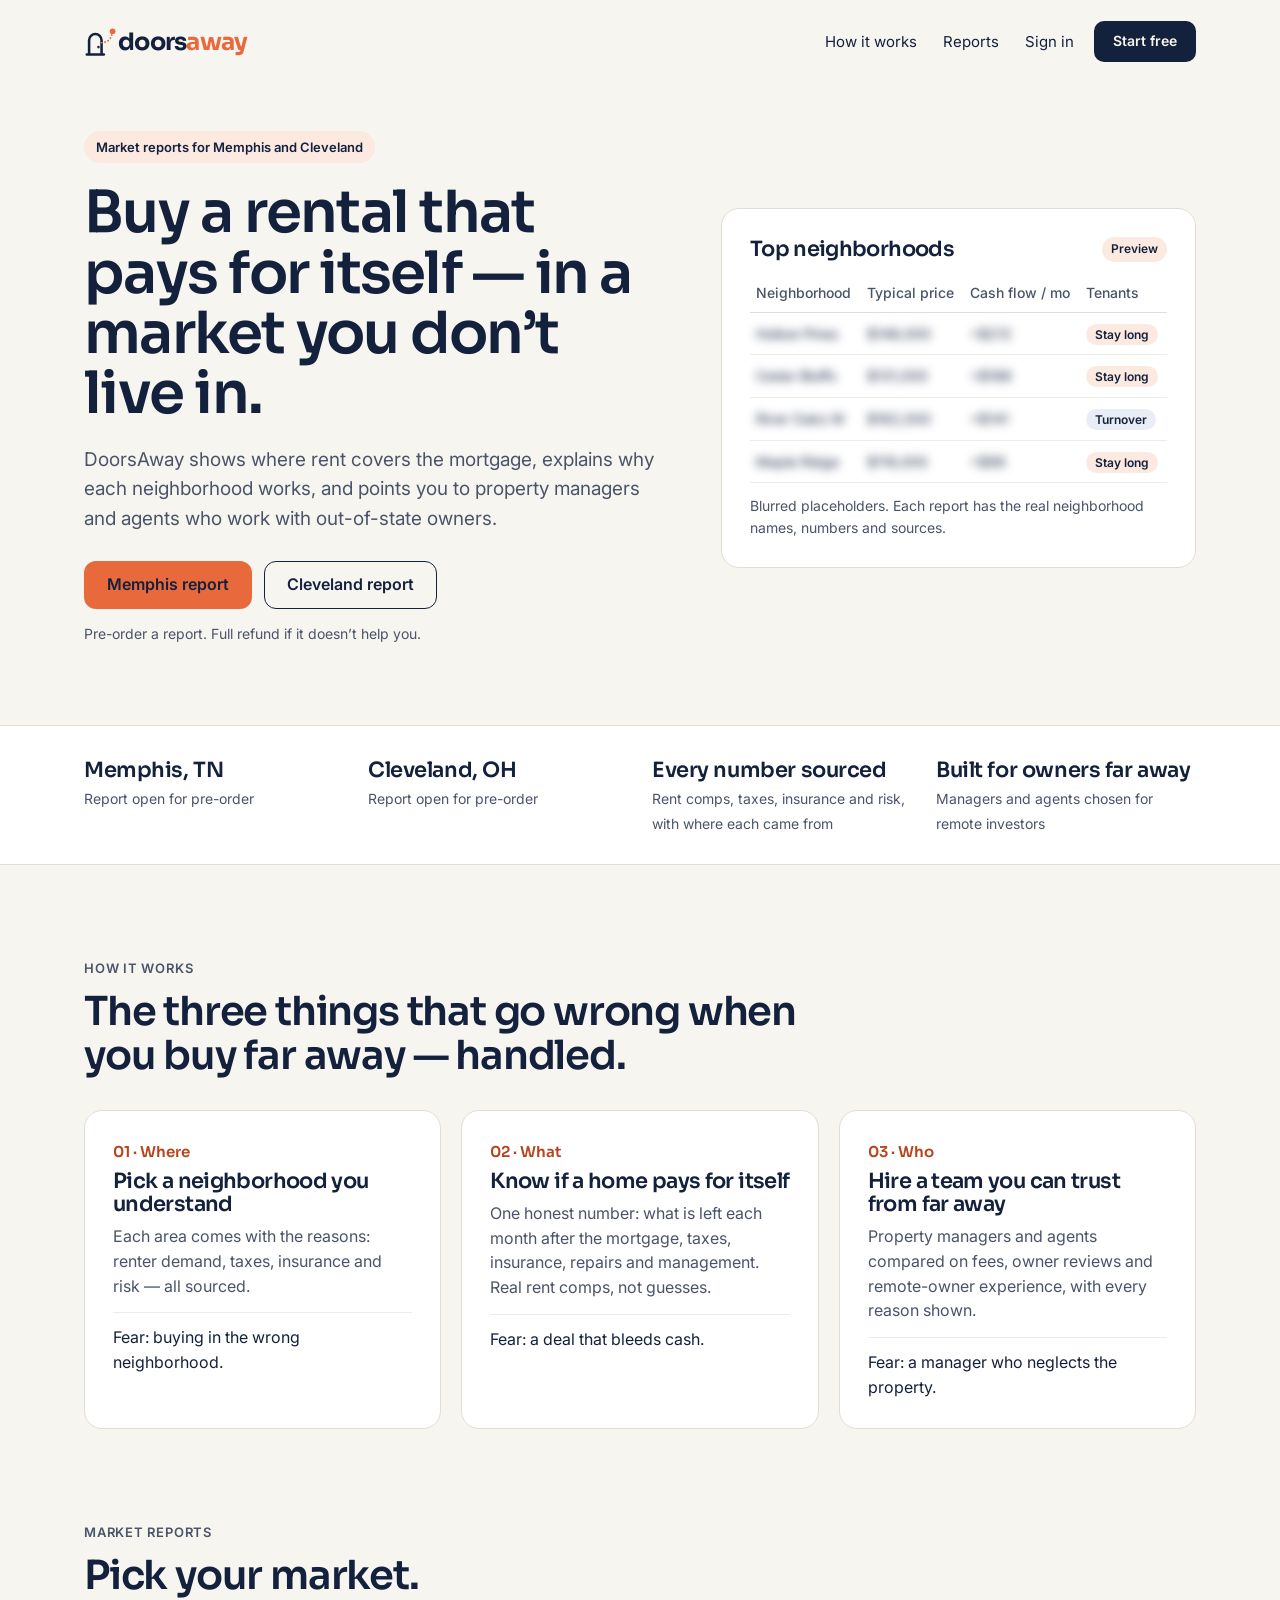
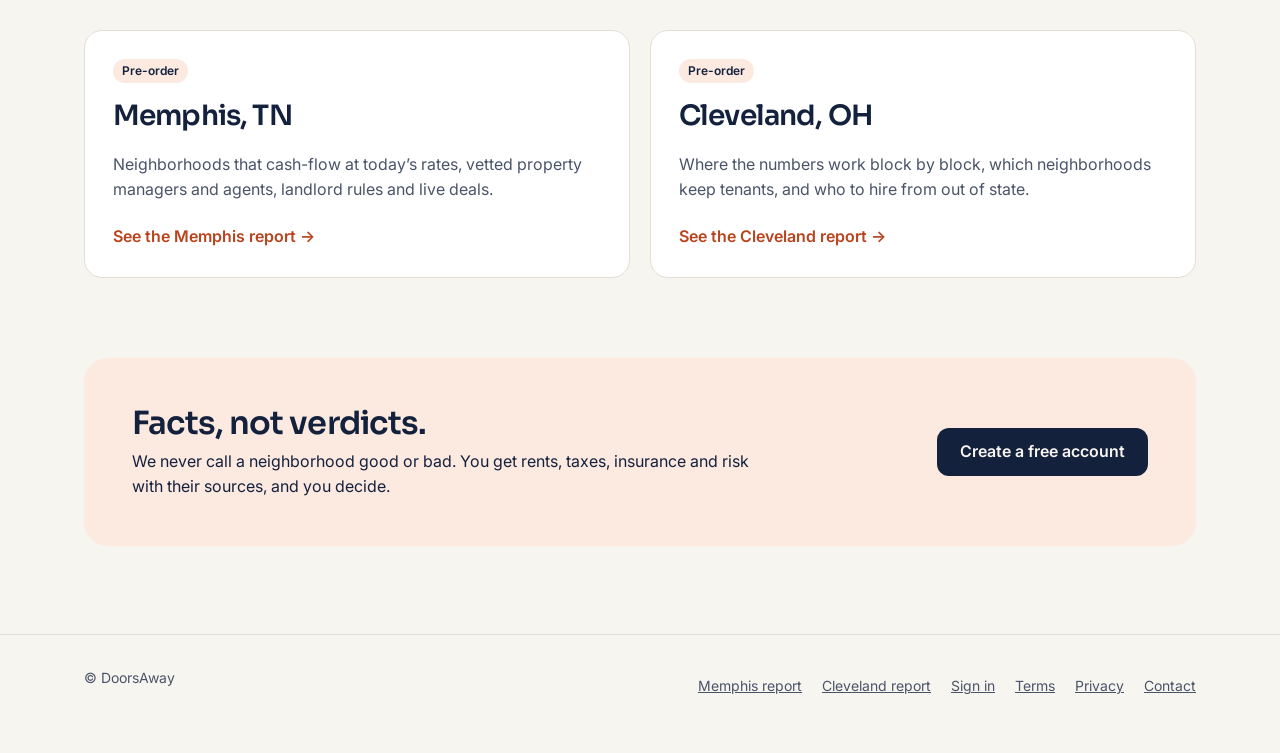
<file: index.html>
<!doctype html>
<html lang="en">
<head>
<meta charset="utf-8">
<meta name="viewport" content="width=device-width, initial-scale=1">
<title>DoorsAway — Buy a rental that pays for itself, in a market you don't live in</title>
<meta name="description" content="DoorsAway shows where rent covers the mortgage, explains why each neighborhood works, and points you to property managers and agents who work with out-of-state owners. Market reports for Memphis and Cleveland.">
<meta name="theme-color" content="#F7F5F0">
<meta property="og:title" content="DoorsAway — Rentals that pay for themselves, wherever you live">
<meta property="og:description" content="Market reports for out-of-state rental investors: Memphis, TN and Cleveland, OH.">
<meta property="og:type" content="website">
<link rel="icon" href="./assets/logo/favicon.svg" type="image/svg+xml">
<link rel="icon" href="./favicon.ico" sizes="any">
<link rel="apple-touch-icon" href="./apple-touch-icon.png">
<link rel="preconnect" href="https://fonts.googleapis.com">
<link rel="preconnect" href="https://fonts.gstatic.com" crossorigin>
<link href="https://fonts.googleapis.com/css2?family=Inter:wght@400;500;600&family=Sora:wght@600;700&display=swap" rel="stylesheet">
<link rel="stylesheet" href="./assets/css/site.css?v=5">
</head>
<body>
<a class="skip" href="#main">Skip to content</a>
<div class="wrap">
  <header class="site-header">
    <a class="logo" href="./"><img src="./assets/logo/mark.svg" alt="" width="34" height="34">doors<b>away</b></a>
    <nav class="nav" aria-label="Main">
      <a href="#how" class="hide-sm">How it works</a>
      <a href="#reports" class="hide-sm">Reports</a>
      <a href="./login/">Sign in</a>
      <a class="btn btn-primary btn-small" href="./login/?mode=signup">Start free</a>
    </nav>
  </header>
</div>

<main id="main">
  <div class="wrap hero">
    <div>
      <span class="eyebrow">Market reports for Memphis and Cleveland</span>
      <h1>Buy a rental that pays for itself — in a market you don’t live in.</h1>
      <p class="lede">DoorsAway shows where rent covers the mortgage, explains why each neighborhood works, and points you to property managers and agents who work with out-of-state owners.</p>
      <div class="cta-row">
        <a class="btn btn-accent" href="./reports/memphis/">Memphis report</a>
        <a class="btn btn-ghost" href="./reports/cleveland/">Cleveland report</a>
      </div>
      <p class="fine" style="margin:14px 0 0">Pre-order a report. Full refund if it doesn’t help you.</p>
    </div>
    <div class="card preview" aria-label="Report preview">
      <div class="row-between">
        <h3 style="margin:0">Top neighborhoods</h3>
        <span class="tag">Preview</span>
      </div>
      <table>
        <thead><tr><th>Neighborhood</th><th>Typical price</th><th>Cash flow / mo</th><th>Tenants</th></tr></thead>
        <tbody>
          <tr><td class="blur">Hollow Pines</td><td class="blur">$148,000</td><td class="blur">+$212</td><td><span class="tag">Stay long</span></td></tr>
          <tr><td class="blur">Cedar Bluffs</td><td class="blur">$131,000</td><td class="blur">+$188</td><td><span class="tag">Stay long</span></td></tr>
          <tr><td class="blur">River Oaks W</td><td class="blur">$162,000</td><td class="blur">+$141</td><td><span class="tag alt">Turnover</span></td></tr>
          <tr><td class="blur">Maple Ridge</td><td class="blur">$119,000</td><td class="blur">+$96</td><td><span class="tag">Stay long</span></td></tr>
        </tbody>
      </table>
      <p class="fine" style="margin:12px 0 0">Blurred placeholders. Each report has the real neighborhood names, numbers and sources.</p>
    </div>
  </div>

  <section class="strip" aria-label="What you get">
    <div class="wrap">
      <div><b>Memphis, TN</b><span>Report open for pre-order</span></div>
      <div><b>Cleveland, OH</b><span>Report open for pre-order</span></div>
      <div><b>Every number sourced</b><span>Rent comps, taxes, insurance and risk, with where each came from</span></div>
      <div><b>Built for owners far away</b><span>Managers and agents chosen for remote investors</span></div>
    </div>
  </section>

  <section class="block" id="how">
    <div class="wrap">
      <p class="kicker" style="margin-bottom:12px">How it works</p>
      <h2>The three things that go wrong when you buy far away — handled.</h2>
      <div class="grid3">
        <article class="card"><span class="num">01 · Where</span><h3>Pick a neighborhood you understand</h3><p>Each area comes with the reasons: renter demand, taxes, insurance and risk — all sourced.</p><p style="margin-top:14px;color:var(--ink);padding-top:12px;border-top:1px solid var(--line-soft)">Fear: buying in the wrong neighborhood.</p></article>
        <article class="card"><span class="num">02 · What</span><h3>Know if a home pays for itself</h3><p>One honest number: what is left each month after the mortgage, taxes, insurance, repairs and management. Real rent comps, not guesses.</p><p style="margin-top:14px;color:var(--ink);padding-top:12px;border-top:1px solid var(--line-soft)">Fear: a deal that bleeds cash.</p></article>
        <article class="card"><span class="num">03 · Who</span><h3>Hire a team you can trust from far away</h3><p>Property managers and agents compared on fees, owner reviews and remote-owner experience, with every reason shown.</p><p style="margin-top:14px;color:var(--ink);padding-top:12px;border-top:1px solid var(--line-soft)">Fear: a manager who neglects the property.</p></article>
      </div>
    </div>
  </section>

  <section class="block" id="reports" style="padding-top:0">
    <div class="wrap">
      <p class="kicker" style="margin-bottom:12px">Market reports</p>
      <h2>Pick your market.</h2>
      <div class="grid2">
        <a class="card city-card" href="./reports/memphis/">
          <span class="tag" style="align-self:flex-start">Pre-order</span>
          <h3>Memphis, TN</h3>
          <p>Neighborhoods that cash-flow at today’s rates, vetted property managers and agents, landlord rules and live deals.</p>
          <span class="go">See the Memphis report →</span>
        </a>
        <a class="card city-card" href="./reports/cleveland/">
          <span class="tag" style="align-self:flex-start">Pre-order</span>
          <h3>Cleveland, OH</h3>
          <p>Where the numbers work block by block, which neighborhoods keep tenants, and who to hire from out of state.</p>
          <span class="go">See the Cleveland report →</span>
        </a>
      </div>
    </div>
  </section>

  <div class="wrap" style="padding-bottom:88px">
    <div class="facts">
      <div>
        <h2>Facts, not verdicts.</h2>
        <p>We never call a neighborhood good or bad. You get rents, taxes, insurance and risk with their sources, and you decide.</p>
      </div>
      <a class="btn btn-primary" href="./login/?mode=signup">Create a free account</a>
    </div>
  </div>
</main>

<footer class="site-footer">
  <div class="wrap">
    <span>© DoorsAway</span>
    <nav aria-label="Footer">
      <a href="./reports/memphis/">Memphis report</a>
      <a href="./reports/cleveland/">Cleveland report</a>
      <a href="./login/">Sign in</a>
      <a href="./terms/">Terms</a>
      <a href="./privacy/">Privacy</a>
      <a href="#" id="contact-link" hidden>Contact</a>
    </nav>
  </div>
</footer>
<script src="./assets/js/config.js"></script>
<script>
(function(){var e=window.DOORSAWAY.contactEmail,a=document.getElementById('contact-link');if(e){a.href='mailto:'+e;a.hidden=false;}})();
</script>
</body>
</html>
</file>
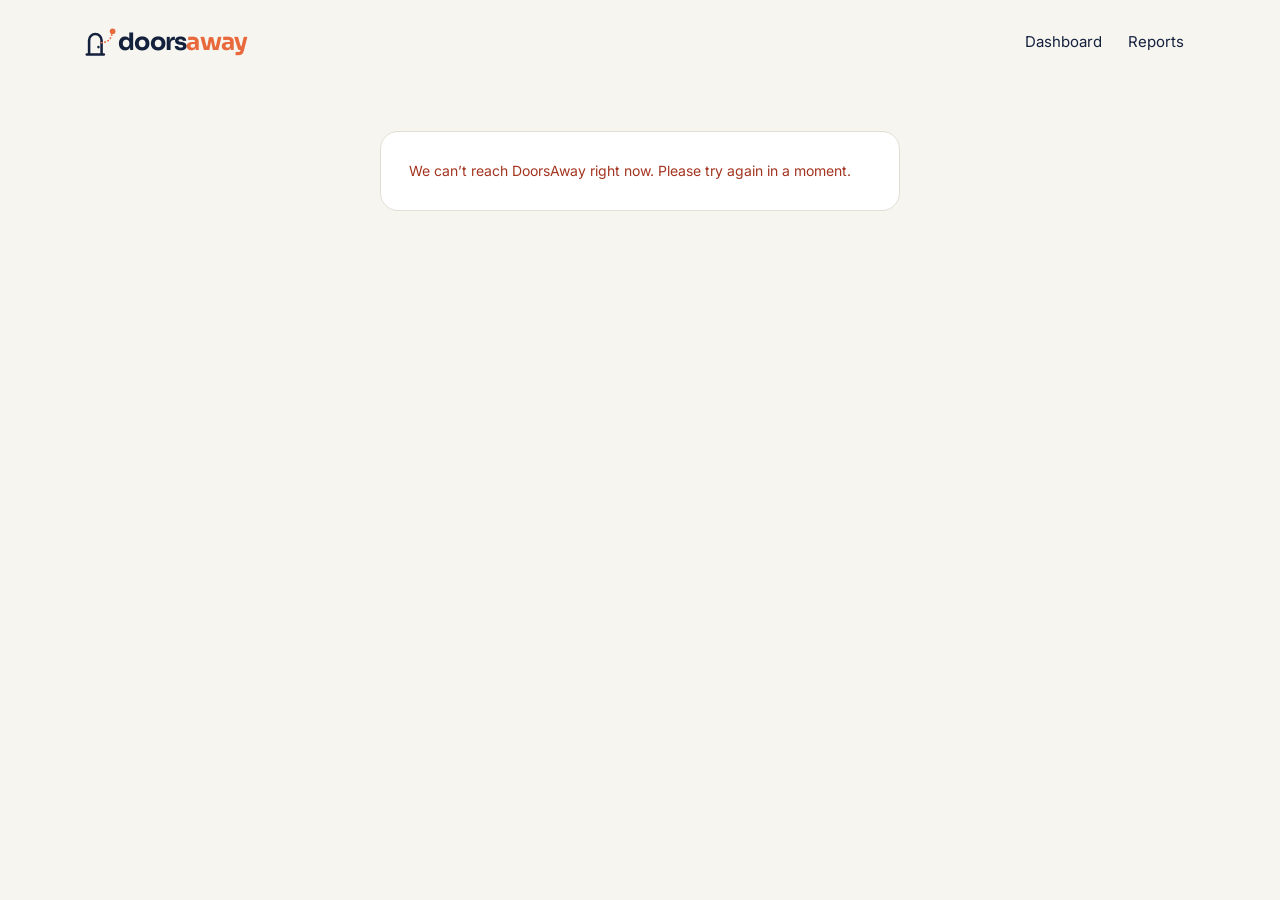
<file: account/index.html>
<!doctype html>
<html lang="en">
<head>
<title>Your account — DoorsAway</title>
<meta charset="utf-8">
<meta name="viewport" content="width=device-width, initial-scale=1">
<meta name="theme-color" content="#14213D">
<meta name="robots" content="noindex">
<link rel="icon" href="../assets/logo/favicon.svg" type="image/svg+xml">
<link rel="icon" href="../favicon.ico" sizes="any">
<link rel="apple-touch-icon" href="../apple-touch-icon.png">
<link rel="preconnect" href="https://fonts.googleapis.com">
<link rel="preconnect" href="https://fonts.gstatic.com" crossorigin>
<link href="https://fonts.googleapis.com/css2?family=Inter:wght@400;500;600&family=Sora:wght@600;700&display=swap" rel="stylesheet">
<link rel="stylesheet" href="../assets/css/site.css?v=5">
</head>
<body>
<div class="wrap">
  <header class="site-header">
    <a class="logo" href="../"><img src="../assets/logo/mark.svg" alt="" width="34" height="34">doors<b>away</b></a>
    <nav class="nav" aria-label="Main">
      <a href="https://app.doorsaway.com/">Dashboard</a>
      <a href="../#reports">Reports</a>
      <button type="button" class="btn btn-ghost btn-small" id="logout-btn" hidden>Sign out</button>
    </nav>
  </header>
  <main id="main" style="padding:48px 0 96px">
    <div class="account-card card stack" id="view-loading" aria-live="polite"><p class="sub" style="margin:0">Loading your account…</p></div>
    <div class="account-card card stack" id="view-account" hidden>
      <div>
        <span class="eyebrow">Signed in</span>
        <h1 style="font-size:32px;margin-top:16px">You’re in.</h1>
        <p class="sub" style="margin:8px 0 0;color:var(--muted)">Signed in as <strong id="who" style="color:var(--ink)"></strong>.</p>
      </div>
      <div id="orders" hidden>
        <h2 style="font-size:20px;margin:0 0 10px">Your reports</h2>
        <ul id="orders-list" style="list-style:none;margin:0;padding:0;display:grid;gap:10px"></ul>
      </div>
      <p style="margin:0;color:var(--muted)">Your saved plans and report library will live here. For now, you can look at the market reports we’re running.</p>
      <div class="cta-row">
        <a class="btn btn-accent" href="https://app.doorsaway.com/">Market dashboard</a>
        <a class="btn btn-ghost" href="../reports/memphis/">Memphis report</a>
        <a class="btn btn-ghost" href="../reports/cleveland/">Cleveland report</a>
      </div>
    </div>
  </main>
</div>
<script src="../assets/js/config.js"></script>
<script src="../assets/js/api.js?v=2"></script>
<script src="../assets/js/account.js"></script>
</body>
</html>
</file>
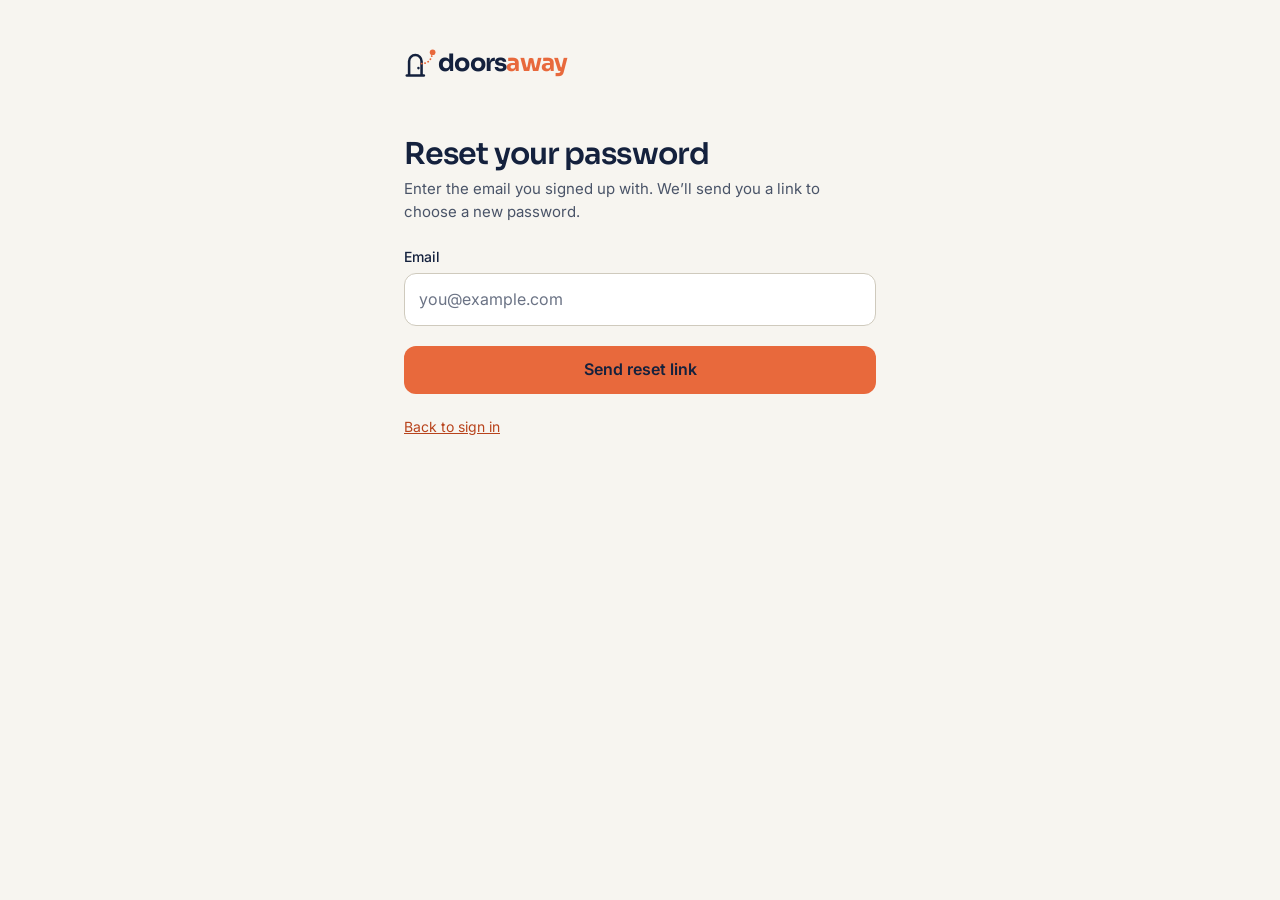
<file: forgot-password/index.html>
<!doctype html>
<html lang="en">
<head>
<title>Reset your password — DoorsAway</title>
<meta charset="utf-8">
<meta name="viewport" content="width=device-width, initial-scale=1">
<meta name="theme-color" content="#14213D">
<meta name="robots" content="noindex">
<link rel="icon" href="../assets/logo/favicon.svg" type="image/svg+xml">
<link rel="icon" href="../favicon.ico" sizes="any">
<link rel="apple-touch-icon" href="../apple-touch-icon.png">
<link rel="preconnect" href="https://fonts.googleapis.com">
<link rel="preconnect" href="https://fonts.gstatic.com" crossorigin>
<link href="https://fonts.googleapis.com/css2?family=Inter:wght@400;500;600&family=Sora:wght@600;700&display=swap" rel="stylesheet">
<link rel="stylesheet" href="../assets/css/site.css?v=5">
</head>
<body>
<div class="wrap" style="max-width:520px;padding-top:28px;padding-bottom:64px">
  <header class="site-header"><a class="logo" href="../"><img src="../assets/logo/mark.svg" alt="" width="34" height="34">doors<b>away</b></a></header>
  <main id="main" style="padding-top:40px">
    <section class="auth-card" id="view-request" aria-labelledby="t" style="max-width:none">
      <div>
        <h1 id="t" style="font-size:30px">Reset your password</h1>
        <p class="sub">Enter the email you signed up with. We’ll send you a link to choose a new password.</p>
      </div>
      <form id="request-form" class="stack" novalidate>
        <div class="field">
          <label for="email">Email</label>
          <input id="email" type="email" autocomplete="email" inputmode="email" placeholder="you@example.com" required>
          <p class="field-msg" id="email-err" role="alert" hidden></p>
        </div>
        <p class="field-msg" id="form-err" role="alert" hidden></p>
        <button class="btn btn-accent btn-block" type="submit" id="request-btn">Send reset link</button>
      </form>
      <p class="fine" style="margin:0"><a href="../login/">Back to sign in</a></p>
    </section>

    <section class="auth-card" id="view-sent" aria-labelledby="t2" style="max-width:none" hidden>
      <div>
        <h1 id="t2" style="font-size:30px">Check your email</h1>
        <p class="sub">If an account exists for <strong id="sent-email"></strong>, a reset link is on its way. It can take a minute, and it’s worth checking spam.</p>
      </div>
      <div class="stack" style="gap:4px">
        <p class="fine" style="margin:0">Nothing after a few minutes? <button type="button" class="link-btn" id="again-btn">Try again</button></p>
        <p class="fine" style="margin:0"><a href="../login/">Back to sign in</a></p>
      </div>
    </section>
  </main>
</div>
<script src="../assets/js/config.js"></script>
<script src="../assets/js/api.js?v=2"></script>
<script src="../assets/js/recover.js"></script>
</body>
</html>
</file>
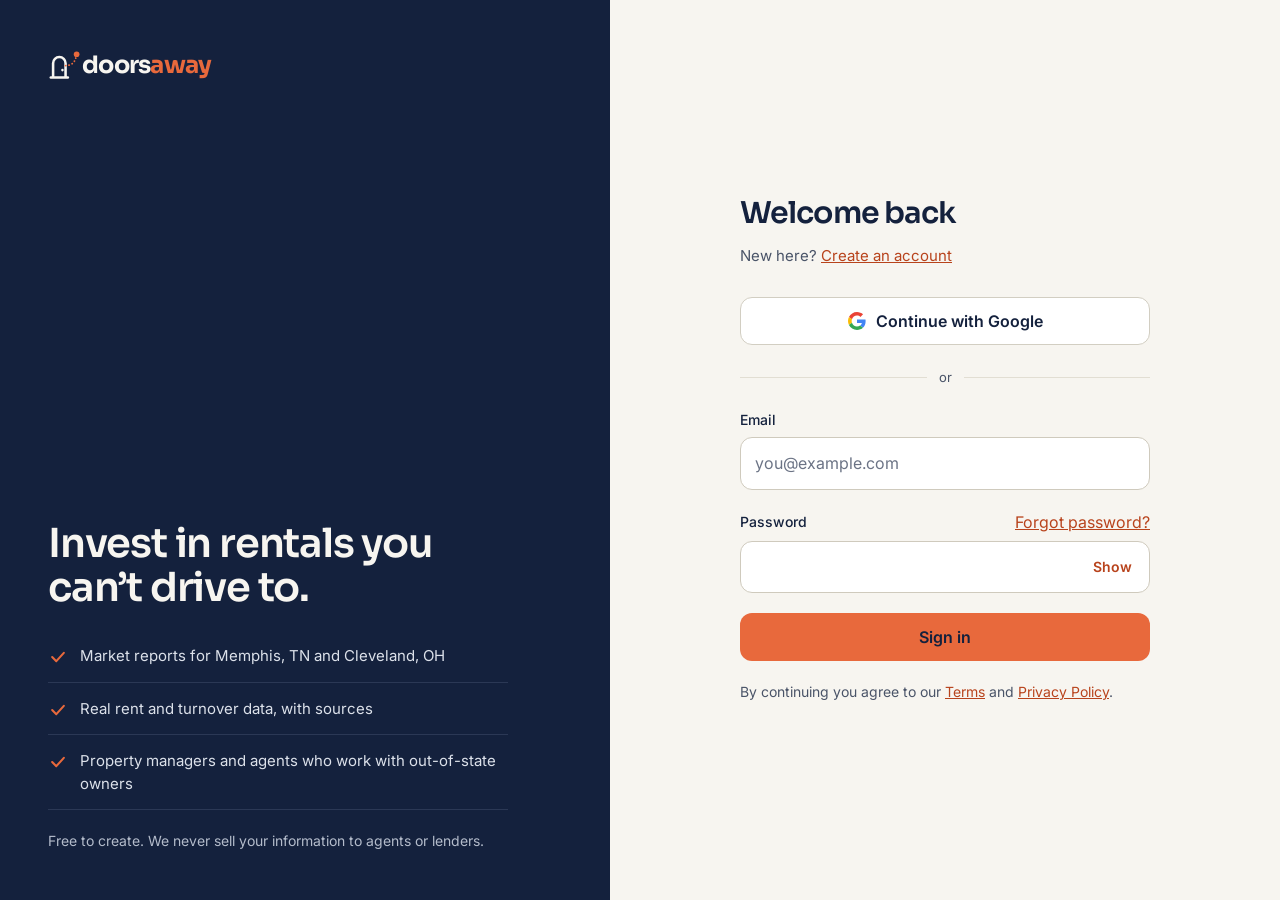
<file: login/index.html>
<!doctype html>
<html lang="en">
<head>
<meta charset="utf-8">
<meta name="viewport" content="width=device-width, initial-scale=1">
<title>Sign in — DoorsAway</title>
<meta name="description" content="Sign in to DoorsAway or create a free account.">
<meta name="theme-color" content="#14213D">
<meta name="robots" content="noindex">
<link rel="icon" href="../assets/logo/favicon.svg" type="image/svg+xml">
<link rel="icon" href="../favicon.ico" sizes="any">
<link rel="apple-touch-icon" href="../apple-touch-icon.png">
<link rel="preconnect" href="https://fonts.googleapis.com">
<link rel="preconnect" href="https://fonts.gstatic.com" crossorigin>
<link href="https://fonts.googleapis.com/css2?family=Inter:wght@400;500;600&family=Sora:wght@600;700&display=swap" rel="stylesheet">
<link rel="stylesheet" href="../assets/css/site.css?v=5">
</head>
<body>
<a class="skip" href="#main">Skip to the form</a>
<div class="auth">
  <aside class="auth-aside" aria-label="About DoorsAway">
    <a class="logo on-dark" href="../"><img src="../assets/logo/mark-light.svg" alt="" width="34" height="34">doors<b>away</b></a>
    <div class="pitch">
      <h1>Invest in rentals you can’t drive to.</h1>
      <ul>
        <li><svg width="20" height="20" viewBox="0 0 24 24" fill="none" stroke="#E8693C" stroke-width="2.5" stroke-linecap="round" stroke-linejoin="round" aria-hidden="true"><path d="M5 12l5 5 9-10"/></svg>Market reports for Memphis, TN and Cleveland, OH</li>
        <li><svg width="20" height="20" viewBox="0 0 24 24" fill="none" stroke="#E8693C" stroke-width="2.5" stroke-linecap="round" stroke-linejoin="round" aria-hidden="true"><path d="M5 12l5 5 9-10"/></svg>Real rent and turnover data, with sources</li>
        <li><svg width="20" height="20" viewBox="0 0 24 24" fill="none" stroke="#E8693C" stroke-width="2.5" stroke-linecap="round" stroke-linejoin="round" aria-hidden="true"><path d="M5 12l5 5 9-10"/></svg>Property managers and agents who work with out-of-state owners</li>
      </ul>
      <p>Free to create. We never sell your information to agents or lenders.</p>
    </div>
  </aside>

  <main class="auth-main" id="main">
    <a class="logo mobile-logo" href="../"><img src="../assets/logo/mark.svg" alt="" width="34" height="34">doors<b>away</b></a>

    <!-- Step 1: sign in / create account -->
    <section class="auth-card" id="view-form" aria-labelledby="form-title">
      <div>
        <h2 id="form-title">Welcome back</h2>
        <p class="sub"><span id="switch-lead">New here?</span> <button type="button" class="link-btn" id="switch-mode">Create an account</button></p>
      </div>

      <div id="page-notice" class="notice" role="status" hidden></div>

      <button type="button" class="btn btn-google" id="google-btn">
        <svg width="18" height="18" viewBox="0 0 48 48" aria-hidden="true"><path fill="#EA4335" d="M24 9.5c3.54 0 6.71 1.22 9.21 3.6l6.85-6.85C35.9 2.38 30.47 0 24 0 14.62 0 6.51 5.38 2.56 13.22l7.98 6.19C12.43 13.72 17.74 9.5 24 9.5z"/><path fill="#4285F4" d="M46.98 24.55c0-1.57-.15-3.09-.38-4.55H24v9.02h12.94c-.58 2.96-2.26 5.48-4.78 7.18l7.73 6c4.51-4.18 7.09-10.36 7.09-17.65z"/><path fill="#FBBC05" d="M10.53 28.59c-.48-1.45-.76-2.99-.76-4.59s.27-3.14.76-4.59l-7.98-6.19C.92 16.46 0 20.12 0 24c0 3.88.92 7.54 2.56 10.78l7.97-6.19z"/><path fill="#34A853" d="M24 48c6.48 0 11.93-2.13 15.89-5.81l-7.73-6c-2.15 1.45-4.92 2.3-8.16 2.3-6.26 0-11.57-4.22-13.47-9.91l-7.98 6.19C6.51 42.62 14.62 48 24 48z"/></svg>
        Continue with Google
      </button>
      <div class="divider" aria-hidden="true">or</div>

      <form id="auth-form" class="stack" novalidate>
        <div class="field">
          <label for="email">Email</label>
          <input id="email" name="email" type="email" autocomplete="email" inputmode="email" placeholder="you@example.com" required>
          <p class="field-msg" id="email-err" role="alert" hidden></p>
        </div>
        <div class="field">
          <div class="row-between"><label for="password">Password</label><a href="../forgot-password/" id="forgot-link">Forgot password?</a></div>
          <div class="pw-wrap">
            <input id="password" name="password" type="password" autocomplete="current-password" required aria-describedby="pw-hint">
            <button type="button" class="pw-toggle" id="pw-toggle" aria-controls="password" aria-pressed="false">Show</button>
          </div>
          <p class="hint" id="pw-hint" hidden>At least 8 characters. Avoid common passwords.</p>
          <p class="field-msg" id="password-err" role="alert" hidden></p>
        </div>
        <p class="field-msg" id="form-err" role="alert" hidden></p>
        <button class="btn btn-accent btn-block" type="submit" id="submit-btn">Sign in</button>
        <p class="fine" style="margin:0">By continuing you agree to our <a href="../terms/">Terms</a> and <a href="../privacy/">Privacy Policy</a>.</p>
      </form>
    </section>

    <!-- Step 2: we emailed a confirmation link -->
    <section class="auth-card" id="view-verify" aria-labelledby="verify-title" hidden>
      <div>
        <h2 id="verify-title">Check your email</h2>
        <p class="sub">We sent a confirmation link to <strong id="verify-email"></strong>. Open it to finish creating your account, then come back and sign in.</p>
      </div>
      <div class="stack" style="gap:4px">
        <p class="fine" style="margin:0">Didn’t get it? Check spam, then <button type="button" class="link-btn" id="back-btn">go back and sign in again</button> and we’ll send a new link.</p>
        <p class="fine" style="margin:0">The link works for 3 days.</p>
      </div>
    </section>
  </main>
</div>
<script src="../assets/js/config.js"></script>
<script src="../assets/js/api.js?v=2"></script>
<script src="../assets/js/auth.js?v=2"></script>
</body>
</html>
</file>
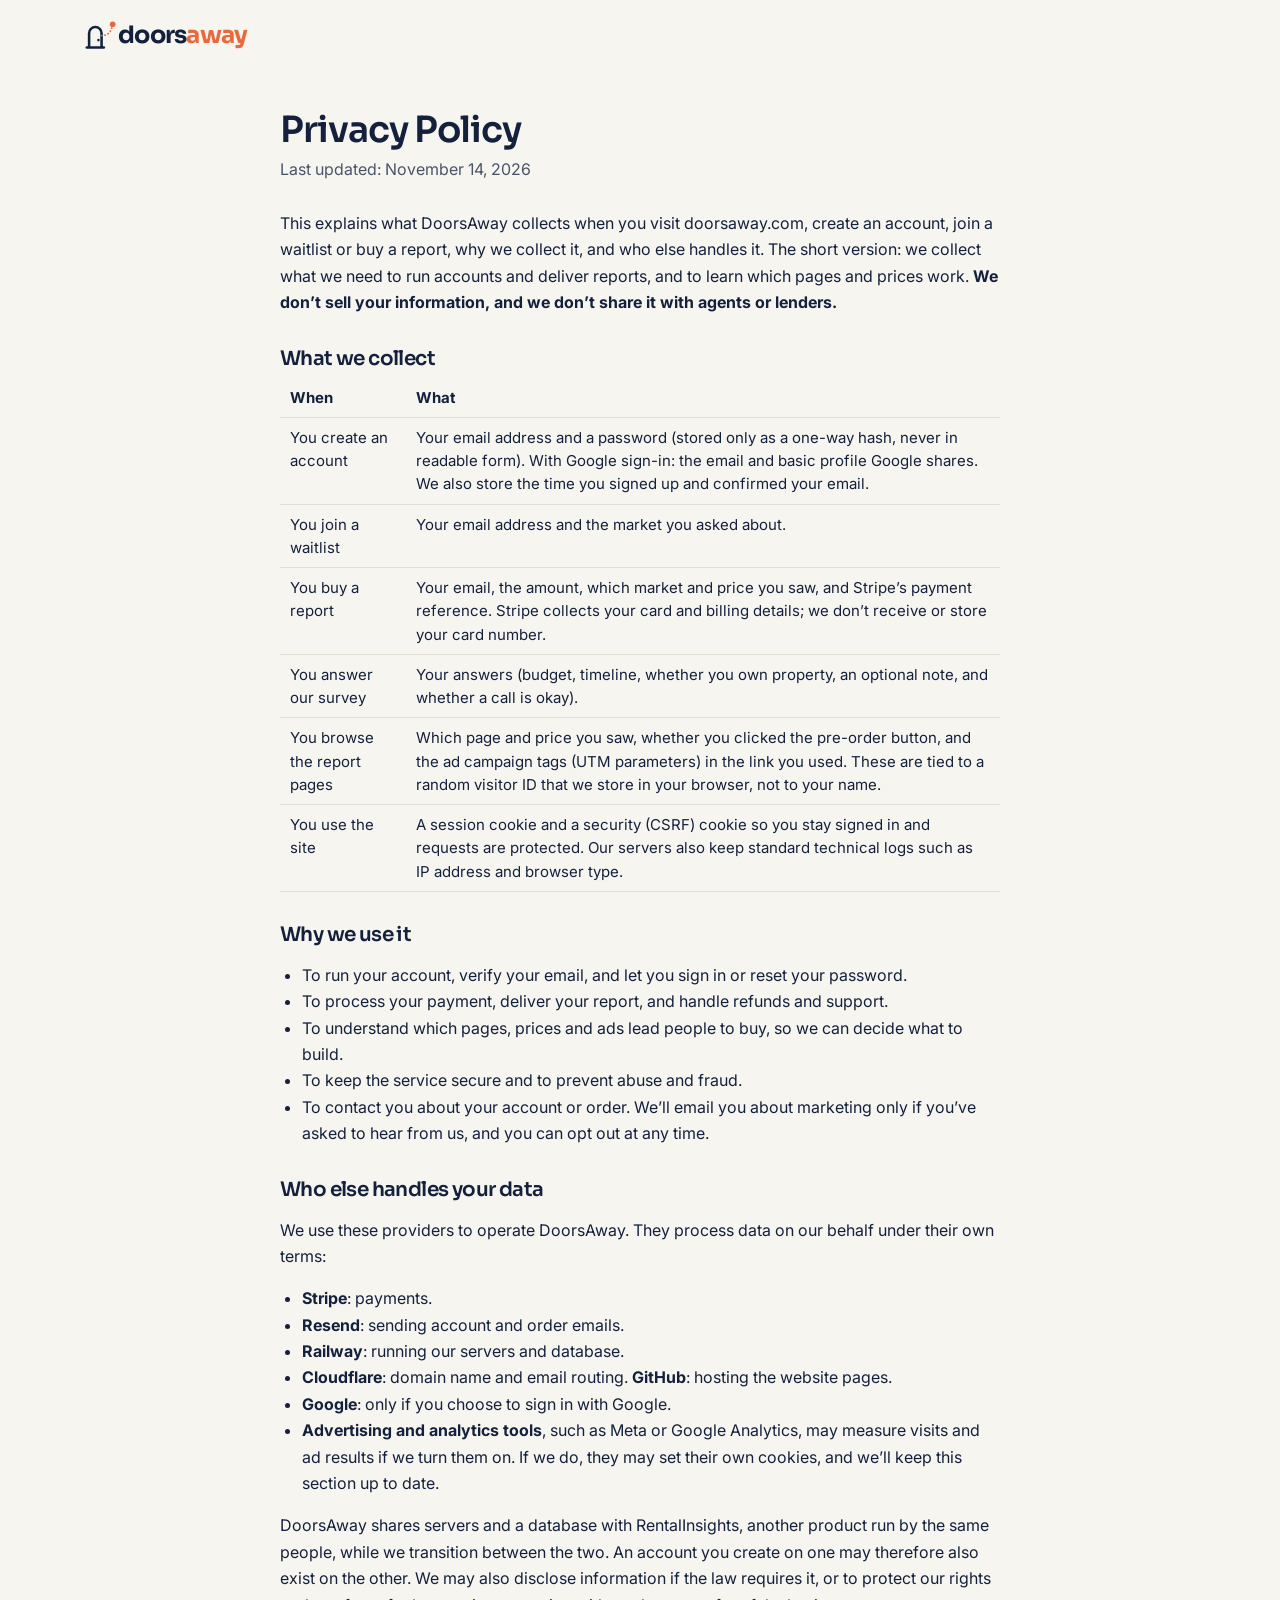
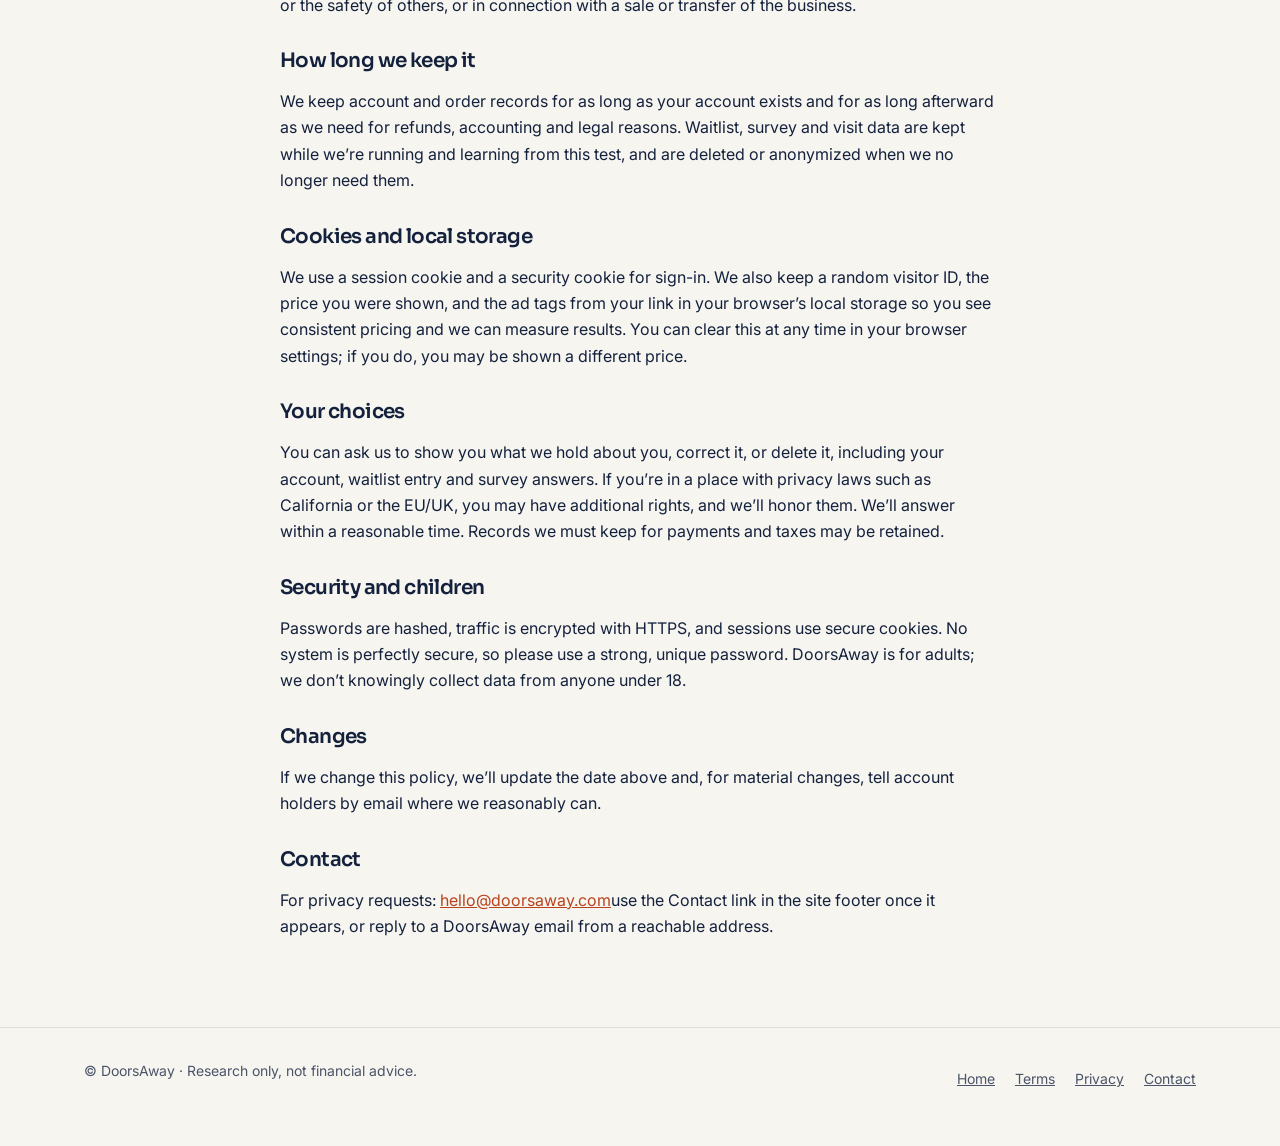
<file: privacy/index.html>
<!doctype html>
<html lang="en">
<head>
<meta charset="utf-8">
<meta name="viewport" content="width=device-width, initial-scale=1">
<title>Privacy Policy — DoorsAway</title>
<meta name="description" content="What DoorsAway collects, why, and who handles it.">
<meta name="theme-color" content="#14213D">
<link rel="icon" href="../assets/logo/favicon.svg" type="image/svg+xml">
<link rel="icon" href="../favicon.ico" sizes="any">
<link rel="apple-touch-icon" href="../apple-touch-icon.png">
<link rel="preconnect" href="https://fonts.googleapis.com">
<link rel="preconnect" href="https://fonts.gstatic.com" crossorigin>
<link href="https://fonts.googleapis.com/css2?family=Inter:wght@400;500;600&family=Sora:wght@600;700&display=swap" rel="stylesheet">
<link rel="stylesheet" href="../assets/css/site.css?v=5">
<style>
  .legal { max-width: 720px; margin: 0 auto; padding: 40px 0 72px; }
  .legal h1 { font-size: 36px; margin: 0 0 6px; }
  .legal .updated { color: var(--muted); margin: 0 0 28px; }
  .legal h2 { font-size: 20px; margin: 32px 0 8px; }
  .legal p, .legal li { line-height: 1.65; }
  .legal ul { padding-left: 22px; }
  .legal a { color: var(--accent-text, #B8431C); }
  .legal table { border-collapse: collapse; width: 100%; margin: 8px 0 0; font-size: 15px; }
  .legal th, .legal td { text-align: left; padding: 8px 10px; border-bottom: 1px solid var(--line); vertical-align: top; }
</style>
</head>
<body>
<div class="wrap">
  <header class="site-header"><a class="logo" href="../"><img src="../assets/logo/mark.svg" alt="" width="34" height="34">doors<b>away</b></a></header>
  <main id="main" class="legal">
    <h1>Privacy Policy</h1>
    <p class="updated">Last updated: November 14, 2026</p>

    <p>This explains what DoorsAway collects when you visit doorsaway.com, create an account, join a waitlist or buy a report, why we collect it, and who else handles it. The short version: we collect what we need to run accounts and deliver reports, and to learn which pages and prices work. <strong>We don’t sell your information, and we don’t share it with agents or lenders.</strong></p>

    <h2>What we collect</h2>
    <table>
      <thead><tr><th>When</th><th>What</th></tr></thead>
      <tbody>
        <tr><td>You create an account</td><td>Your email address and a password (stored only as a one-way hash, never in readable form). With Google sign-in: the email and basic profile Google shares. We also store the time you signed up and confirmed your email.</td></tr>
        <tr><td>You join a waitlist</td><td>Your email address and the market you asked about.</td></tr>
        <tr><td>You buy a report</td><td>Your email, the amount, which market and price you saw, and Stripe’s payment reference. Stripe collects your card and billing details; we don’t receive or store your card number.</td></tr>
        <tr><td>You answer our survey</td><td>Your answers (budget, timeline, whether you own property, an optional note, and whether a call is okay).</td></tr>
        <tr><td>You browse the report pages</td><td>Which page and price you saw, whether you clicked the pre-order button, and the ad campaign tags (UTM parameters) in the link you used. These are tied to a random visitor ID that we store in your browser, not to your name.</td></tr>
        <tr><td>You use the site</td><td>A session cookie and a security (CSRF) cookie so you stay signed in and requests are protected. Our servers also keep standard technical logs such as IP address and browser type.</td></tr>
      </tbody>
    </table>

    <h2>Why we use it</h2>
    <ul>
      <li>To run your account, verify your email, and let you sign in or reset your password.</li>
      <li>To process your payment, deliver your report, and handle refunds and support.</li>
      <li>To understand which pages, prices and ads lead people to buy, so we can decide what to build.</li>
      <li>To keep the service secure and to prevent abuse and fraud.</li>
      <li>To contact you about your account or order. We’ll email you about marketing only if you’ve asked to hear from us, and you can opt out at any time.</li>
    </ul>

    <h2>Who else handles your data</h2>
    <p>We use these providers to operate DoorsAway. They process data on our behalf under their own terms:</p>
    <ul>
      <li><strong>Stripe</strong>: payments.</li>
      <li><strong>Resend</strong>: sending account and order emails.</li>
      <li><strong>Railway</strong>: running our servers and database.</li>
      <li><strong>Cloudflare</strong>: domain name and email routing. <strong>GitHub</strong>: hosting the website pages.</li>
      <li><strong>Google</strong>: only if you choose to sign in with Google.</li>
      <li><strong>Advertising and analytics tools</strong>, such as Meta or Google Analytics, may measure visits and ad results if we turn them on. If we do, they may set their own cookies, and we’ll keep this section up to date.</li>
    </ul>
    <p>DoorsAway shares servers and a database with RentalInsights, another product run by the same people, while we transition between the two. An account you create on one may therefore also exist on the other. We may also disclose information if the law requires it, or to protect our rights or the safety of others, or in connection with a sale or transfer of the business.</p>

    <h2>How long we keep it</h2>
    <p>We keep account and order records for as long as your account exists and for as long afterward as we need for refunds, accounting and legal reasons. Waitlist, survey and visit data are kept while we’re running and learning from this test, and are deleted or anonymized when we no longer need them.</p>

    <h2>Cookies and local storage</h2>
    <p>We use a session cookie and a security cookie for sign-in. We also keep a random visitor ID, the price you were shown, and the ad tags from your link in your browser’s local storage so you see consistent pricing and we can measure results. You can clear this at any time in your browser settings; if you do, you may be shown a different price.</p>

    <h2>Your choices</h2>
    <p>You can ask us to show you what we hold about you, correct it, or delete it, including your account, waitlist entry and survey answers. If you’re in a place with privacy laws such as California or the EU/UK, you may have additional rights, and we’ll honor them. We’ll answer within a reasonable time. Records we must keep for payments and taxes may be retained.</p>

    <h2>Security and children</h2>
    <p>Passwords are hashed, traffic is encrypted with HTTPS, and sessions use secure cookies. No system is perfectly secure, so please use a strong, unique password. DoorsAway is for adults; we don’t knowingly collect data from anyone under 18.</p>

    <h2>Changes</h2>
    <p>If we change this policy, we’ll update the date above and, for material changes, tell account holders by email where we reasonably can.</p>

    <h2 id="contact">Contact</h2>
    <p>For privacy requests: <span data-contact hidden></span><span class="muted">use the Contact link in the site footer once it appears, or reply to a DoorsAway email from a reachable address.</span></p>
  </main>
</div>
<footer class="site-footer">
  <div class="wrap">
    <span>© DoorsAway · Research only, not financial advice.</span>
    <nav aria-label="Footer"><a href="../">Home</a><a href="../terms/">Terms</a><a href="../privacy/">Privacy</a><a href="#" id="contact-link" hidden>Contact</a></nav>
  </div>
</footer>
<script src="../assets/js/config.js"></script>
<script>
(function(){
  var e = window.DOORSAWAY.contactEmail;
  if (!e) return;
  var a = document.getElementById('contact-link'); a.href = 'mailto:' + e; a.hidden = false;
  Array.prototype.forEach.call(document.querySelectorAll('[data-contact]'), function (n) {
    var l = document.createElement('a'); l.href = 'mailto:' + e; l.textContent = e; n.textContent = ''; n.appendChild(l); n.hidden = false;
  });
})();
</script>
</body>
</html>
</file>
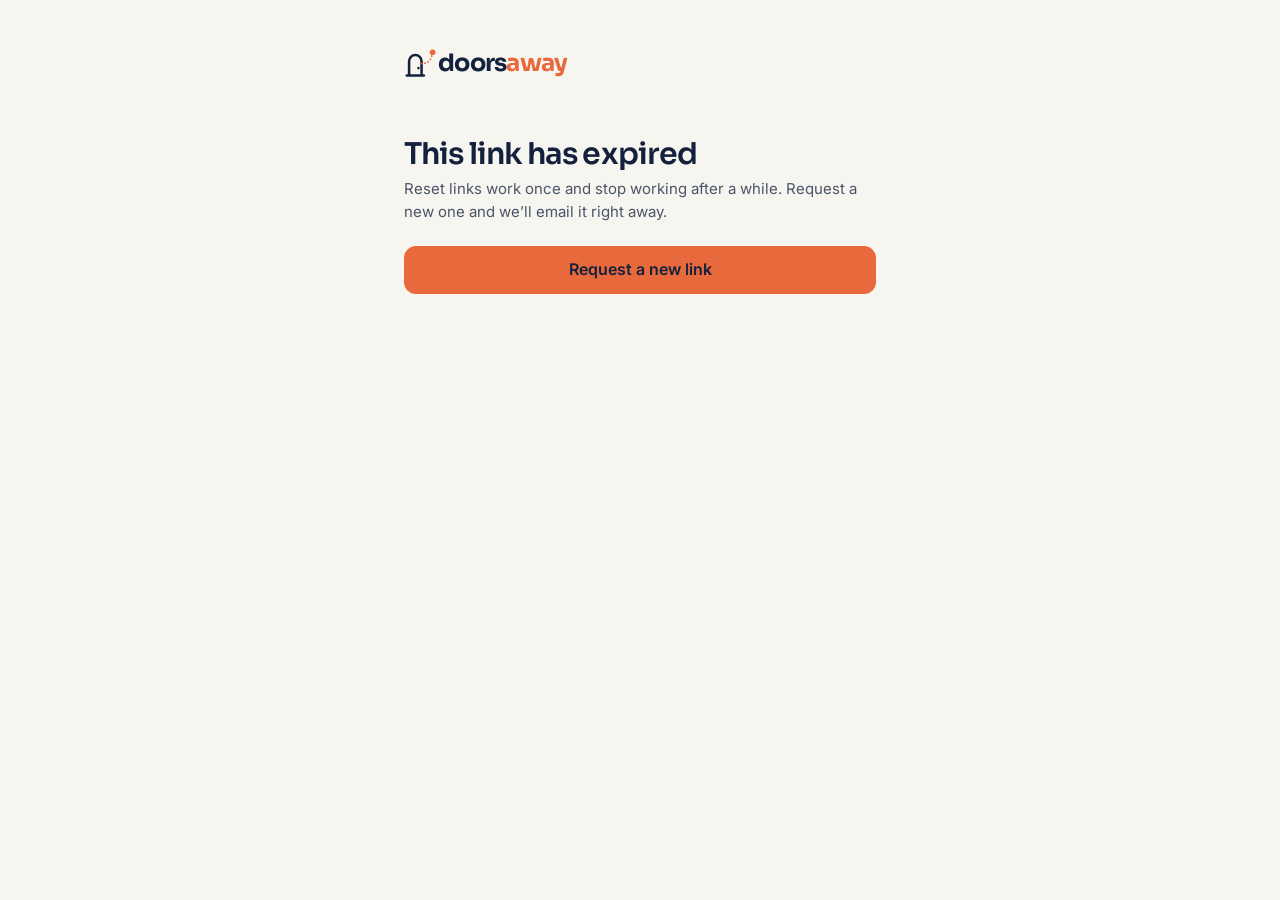
<file: reset-password/index.html>
<!doctype html>
<html lang="en">
<head>
<title>Choose a new password — DoorsAway</title>
<meta charset="utf-8">
<meta name="viewport" content="width=device-width, initial-scale=1">
<meta name="theme-color" content="#14213D">
<meta name="robots" content="noindex">
<link rel="icon" href="../assets/logo/favicon.svg" type="image/svg+xml">
<link rel="icon" href="../favicon.ico" sizes="any">
<link rel="apple-touch-icon" href="../apple-touch-icon.png">
<link rel="preconnect" href="https://fonts.googleapis.com">
<link rel="preconnect" href="https://fonts.gstatic.com" crossorigin>
<link href="https://fonts.googleapis.com/css2?family=Inter:wght@400;500;600&family=Sora:wght@600;700&display=swap" rel="stylesheet">
<link rel="stylesheet" href="../assets/css/site.css?v=5">
</head>
<body>
<div class="wrap" style="max-width:520px;padding-top:28px;padding-bottom:64px">
  <header class="site-header"><a class="logo" href="../"><img src="../assets/logo/mark.svg" alt="" width="34" height="34">doors<b>away</b></a></header>
  <main id="main" style="padding-top:40px">
    <section class="auth-card" id="view-checking" style="max-width:none" aria-live="polite"><p class="sub">Checking your link…</p></section>

    <section class="auth-card" id="view-reset" aria-labelledby="t" style="max-width:none" hidden>
      <div>
        <h1 id="t" style="font-size:30px">Choose a new password</h1>
        <p class="sub">Pick something you don’t use anywhere else.</p>
      </div>
      <form id="reset-form" class="stack" novalidate>
        <div class="field">
          <label for="password">New password</label>
          <div class="pw-wrap">
            <input id="password" type="password" autocomplete="new-password" required aria-describedby="pw-hint">
            <button type="button" class="pw-toggle" id="pw-toggle" aria-controls="password" aria-pressed="false">Show</button>
          </div>
          <p class="hint" id="pw-hint">At least 8 characters. Avoid common passwords.</p>
          <p class="field-msg" id="password-err" role="alert" hidden></p>
        </div>
        <p class="field-msg" id="form-err" role="alert" hidden></p>
        <button class="btn btn-accent btn-block" type="submit" id="reset-btn">Update password</button>
      </form>
    </section>

    <section class="auth-card" id="view-expired" aria-labelledby="t3" style="max-width:none" hidden>
      <div>
        <h1 id="t3" style="font-size:30px">This link has expired</h1>
        <p class="sub">Reset links work once and stop working after a while. Request a new one and we’ll email it right away.</p>
      </div>
      <a class="btn btn-accent btn-block" href="../forgot-password/">Request a new link</a>
    </section>
  </main>
</div>
<script src="../assets/js/config.js"></script>
<script src="../assets/js/api.js?v=2"></script>
<script src="../assets/js/recover.js"></script>
</body>
</html>
</file>
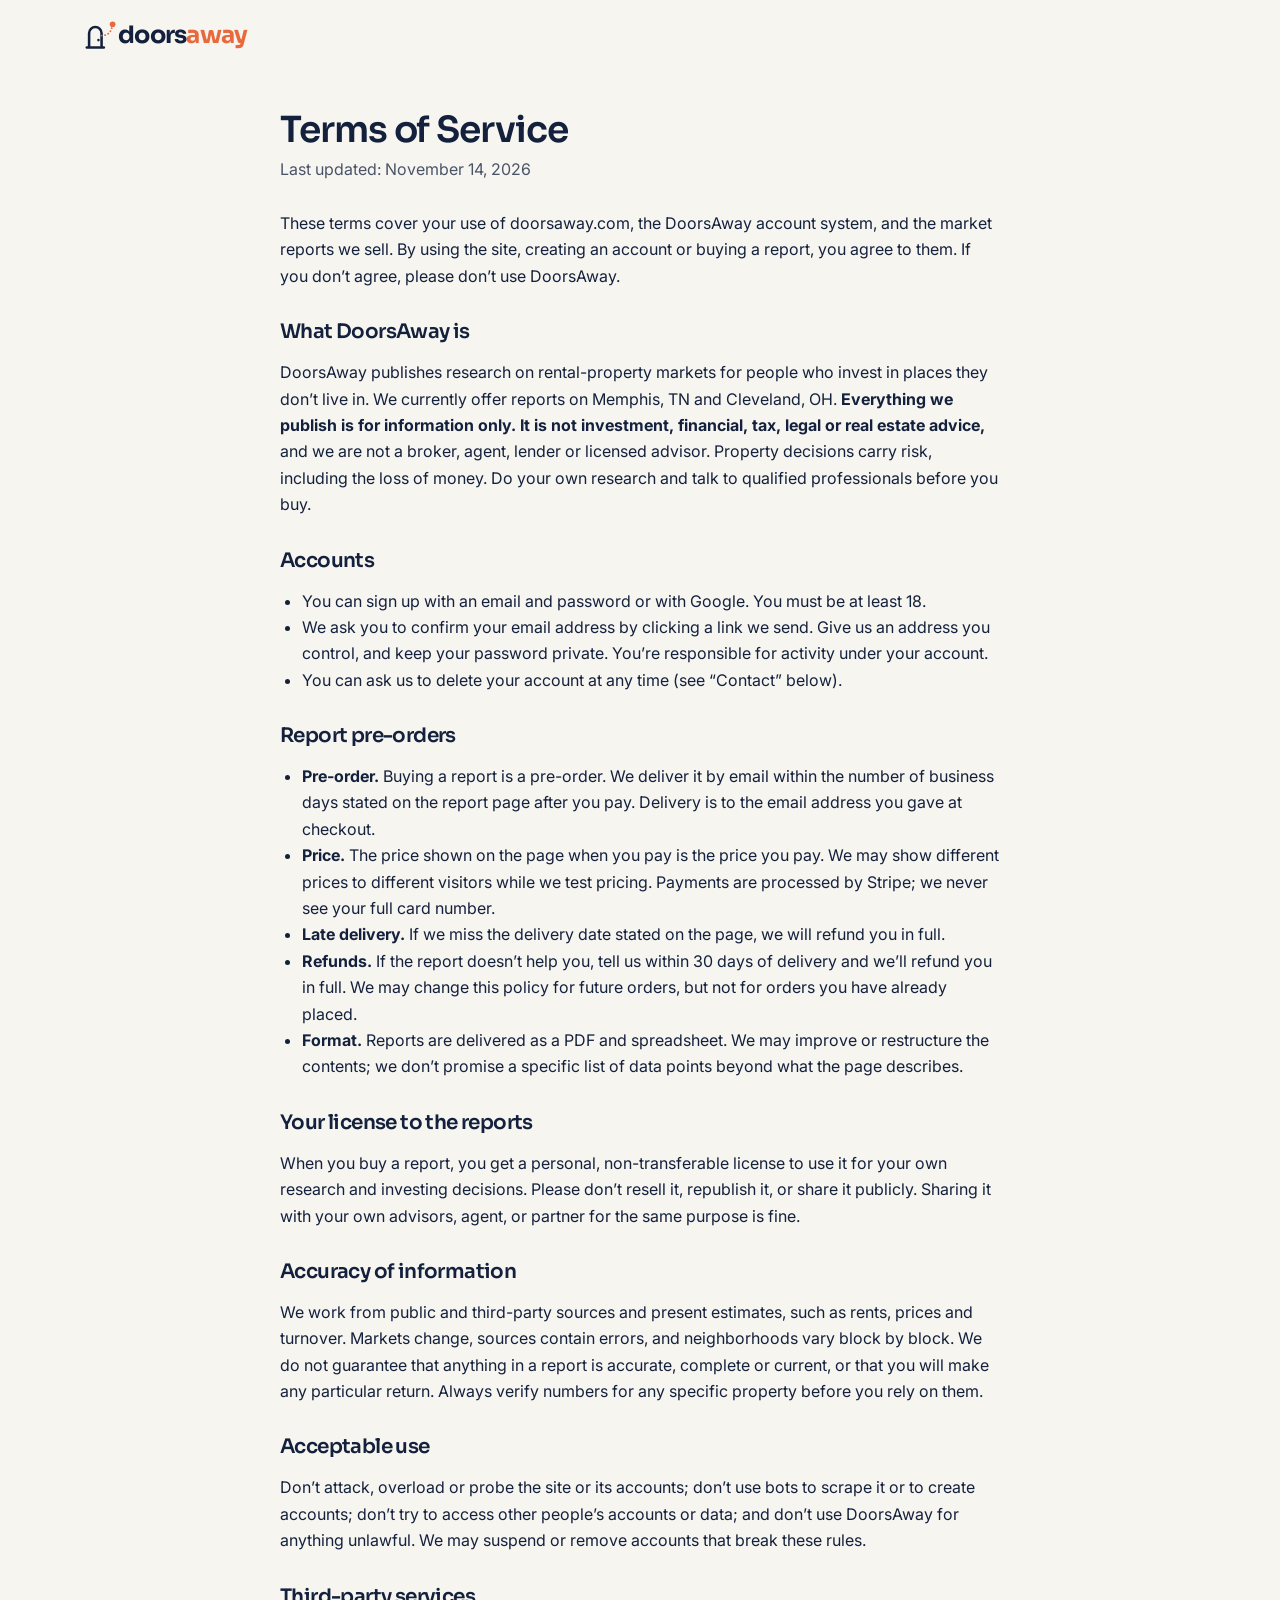
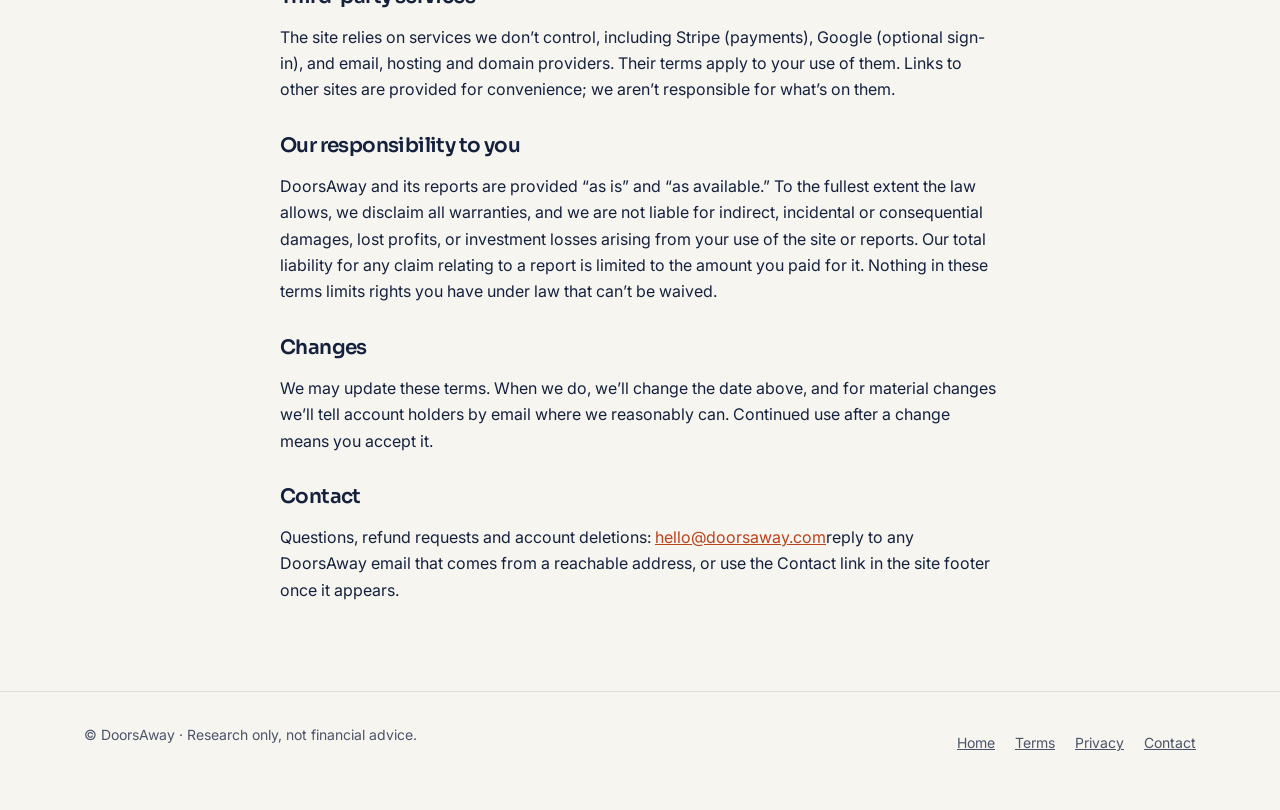
<file: terms/index.html>
<!doctype html>
<html lang="en">
<head>
<meta charset="utf-8">
<meta name="viewport" content="width=device-width, initial-scale=1">
<title>Terms of Service — DoorsAway</title>
<meta name="description" content="The terms for using DoorsAway and buying our market reports.">
<meta name="theme-color" content="#14213D">
<link rel="icon" href="../assets/logo/favicon.svg" type="image/svg+xml">
<link rel="icon" href="../favicon.ico" sizes="any">
<link rel="apple-touch-icon" href="../apple-touch-icon.png">
<link rel="preconnect" href="https://fonts.googleapis.com">
<link rel="preconnect" href="https://fonts.gstatic.com" crossorigin>
<link href="https://fonts.googleapis.com/css2?family=Inter:wght@400;500;600&family=Sora:wght@600;700&display=swap" rel="stylesheet">
<link rel="stylesheet" href="../assets/css/site.css?v=5">
<style>
  .legal { max-width: 720px; margin: 0 auto; padding: 40px 0 72px; }
  .legal h1 { font-size: 36px; margin: 0 0 6px; }
  .legal .updated { color: var(--muted); margin: 0 0 28px; }
  .legal h2 { font-size: 20px; margin: 32px 0 8px; }
  .legal p, .legal li { line-height: 1.65; }
  .legal ul { padding-left: 22px; }
  .legal a { color: var(--accent-text, #B8431C); }
  .legal table { border-collapse: collapse; width: 100%; margin: 8px 0 0; font-size: 15px; }
  .legal th, .legal td { text-align: left; padding: 8px 10px; border-bottom: 1px solid var(--line); vertical-align: top; }
</style>
</head>
<body>
<div class="wrap">
  <header class="site-header"><a class="logo" href="../"><img src="../assets/logo/mark.svg" alt="" width="34" height="34">doors<b>away</b></a></header>
  <main id="main" class="legal">
    <h1>Terms of Service</h1>
    <p class="updated">Last updated: November 14, 2026</p>

    <p>These terms cover your use of doorsaway.com, the DoorsAway account system, and the market reports we sell. By using the site, creating an account or buying a report, you agree to them. If you don’t agree, please don’t use DoorsAway.</p>

    <h2>What DoorsAway is</h2>
    <p>DoorsAway publishes research on rental-property markets for people who invest in places they don’t live in. We currently offer reports on Memphis, TN and Cleveland, OH. <strong>Everything we publish is for information only. It is not investment, financial, tax, legal or real estate advice,</strong> and we are not a broker, agent, lender or licensed advisor. Property decisions carry risk, including the loss of money. Do your own research and talk to qualified professionals before you buy.</p>

    <h2>Accounts</h2>
    <ul>
      <li>You can sign up with an email and password or with Google. You must be at least 18.</li>
      <li>We ask you to confirm your email address by clicking a link we send. Give us an address you control, and keep your password private. You’re responsible for activity under your account.</li>
      <li>You can ask us to delete your account at any time (see “Contact” below).</li>
    </ul>

    <h2>Report pre-orders</h2>
    <ul>
      <li><strong>Pre-order.</strong> Buying a report is a pre-order. We deliver it by email within the number of business days stated on the report page after you pay. Delivery is to the email address you gave at checkout.</li>
      <li><strong>Price.</strong> The price shown on the page when you pay is the price you pay. We may show different prices to different visitors while we test pricing. Payments are processed by Stripe; we never see your full card number.</li>
      <li><strong>Late delivery.</strong> If we miss the delivery date stated on the page, we will refund you in full.</li>
      <li><strong>Refunds.</strong> If the report doesn’t help you, tell us within 30 days of delivery and we’ll refund you in full. We may change this policy for future orders, but not for orders you have already placed.</li>
      <li><strong>Format.</strong> Reports are delivered as a PDF and spreadsheet. We may improve or restructure the contents; we don’t promise a specific list of data points beyond what the page describes.</li>
    </ul>

    <h2>Your license to the reports</h2>
    <p>When you buy a report, you get a personal, non-transferable license to use it for your own research and investing decisions. Please don’t resell it, republish it, or share it publicly. Sharing it with your own advisors, agent, or partner for the same purpose is fine.</p>

    <h2>Accuracy of information</h2>
    <p>We work from public and third-party sources and present estimates, such as rents, prices and turnover. Markets change, sources contain errors, and neighborhoods vary block by block. We do not guarantee that anything in a report is accurate, complete or current, or that you will make any particular return. Always verify numbers for any specific property before you rely on them.</p>

    <h2>Acceptable use</h2>
    <p>Don’t attack, overload or probe the site or its accounts; don’t use bots to scrape it or to create accounts; don’t try to access other people’s accounts or data; and don’t use DoorsAway for anything unlawful. We may suspend or remove accounts that break these rules.</p>

    <h2>Third-party services</h2>
    <p>The site relies on services we don’t control, including Stripe (payments), Google (optional sign-in), and email, hosting and domain providers. Their terms apply to your use of them. Links to other sites are provided for convenience; we aren’t responsible for what’s on them.</p>

    <h2>Our responsibility to you</h2>
    <p>DoorsAway and its reports are provided “as is” and “as available.” To the fullest extent the law allows, we disclaim all warranties, and we are not liable for indirect, incidental or consequential damages, lost profits, or investment losses arising from your use of the site or reports. Our total liability for any claim relating to a report is limited to the amount you paid for it. Nothing in these terms limits rights you have under law that can’t be waived.</p>

    <h2>Changes</h2>
    <p>We may update these terms. When we do, we’ll change the date above, and for material changes we’ll tell account holders by email where we reasonably can. Continued use after a change means you accept it.</p>

    <h2 id="contact">Contact</h2>
    <p>Questions, refund requests and account deletions: <span data-contact hidden></span><span class="muted">reply to any DoorsAway email that comes from a reachable address, or use the Contact link in the site footer once it appears.</span></p>
  </main>
</div>
<footer class="site-footer">
  <div class="wrap">
    <span>© DoorsAway · Research only, not financial advice.</span>
    <nav aria-label="Footer"><a href="../">Home</a><a href="../terms/">Terms</a><a href="../privacy/">Privacy</a><a href="#" id="contact-link" hidden>Contact</a></nav>
  </div>
</footer>
<script src="../assets/js/config.js"></script>
<script>
(function(){
  var e = window.DOORSAWAY.contactEmail;
  if (!e) return;
  var a = document.getElementById('contact-link'); a.href = 'mailto:' + e; a.hidden = false;
  Array.prototype.forEach.call(document.querySelectorAll('[data-contact]'), function (n) {
    var l = document.createElement('a'); l.href = 'mailto:' + e; l.textContent = e; n.textContent = ''; n.appendChild(l); n.hidden = false;
  });
})();
</script>
</body>
</html>
</file>
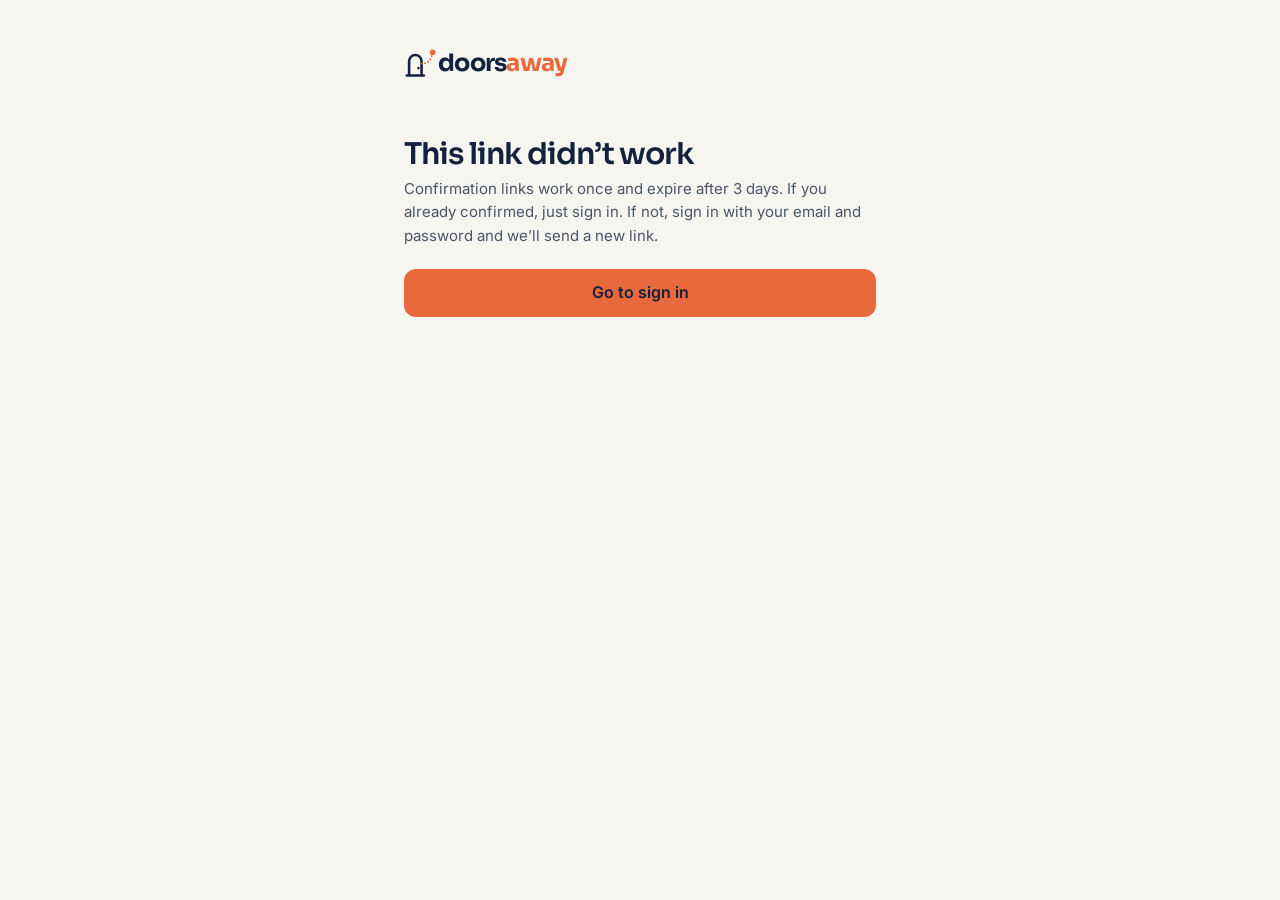
<file: verify-email/index.html>
<!doctype html>
<html lang="en">
<head>
<title>Confirm your email — DoorsAway</title>
<meta charset="utf-8">
<meta name="viewport" content="width=device-width, initial-scale=1">
<meta name="theme-color" content="#14213D">
<meta name="robots" content="noindex">
<link rel="icon" href="../assets/logo/favicon.svg" type="image/svg+xml">
<link rel="icon" href="../favicon.ico" sizes="any">
<link rel="apple-touch-icon" href="../apple-touch-icon.png">
<link rel="preconnect" href="https://fonts.googleapis.com">
<link rel="preconnect" href="https://fonts.gstatic.com" crossorigin>
<link href="https://fonts.googleapis.com/css2?family=Inter:wght@400;500;600&family=Sora:wght@600;700&display=swap" rel="stylesheet">
<link rel="stylesheet" href="../assets/css/site.css?v=5">
</head>
<body>
<div class="wrap" style="max-width:520px;padding-top:28px;padding-bottom:64px">
  <header class="site-header"><a class="logo" href="../"><img src="../assets/logo/mark.svg" alt="" width="34" height="34">doors<b>away</b></a></header>
  <main id="main" style="padding-top:40px">
    <section class="auth-card" id="view-checking" style="max-width:none" aria-live="polite"><p class="sub">Confirming your email…</p></section>

    <section class="auth-card" id="view-done" aria-labelledby="t1" style="max-width:none" hidden>
      <div>
        <h1 id="t1" style="font-size:30px">Email confirmed</h1>
        <p class="sub"><strong id="done-email"></strong> is confirmed. Sign in to continue.</p>
      </div>
      <a class="btn btn-accent btn-block" id="signin-link" href="../login/?confirmed=1">Sign in</a>
    </section>

    <section class="auth-card" id="view-bad" aria-labelledby="t2" style="max-width:none" hidden>
      <div>
        <h1 id="t2" style="font-size:30px">This link didn’t work</h1>
        <p class="sub">Confirmation links work once and expire after 3 days. If you already confirmed, just sign in. If not, sign in with your email and password and we’ll send a new link.</p>
      </div>
      <a class="btn btn-accent btn-block" href="../login/">Go to sign in</a>
    </section>

    <section class="auth-card" id="view-net" aria-labelledby="t3" style="max-width:none" hidden>
      <div>
        <h1 id="t3" style="font-size:30px">We can’t reach DoorsAway</h1>
        <p class="sub">Check your connection, then reload this page to try again.</p>
      </div>
    </section>
  </main>
</div>
<script src="../assets/js/config.js"></script>
<script src="../assets/js/api.js?v=2"></script>
<script src="../assets/js/verify.js"></script>
</body>
</html>
</file>
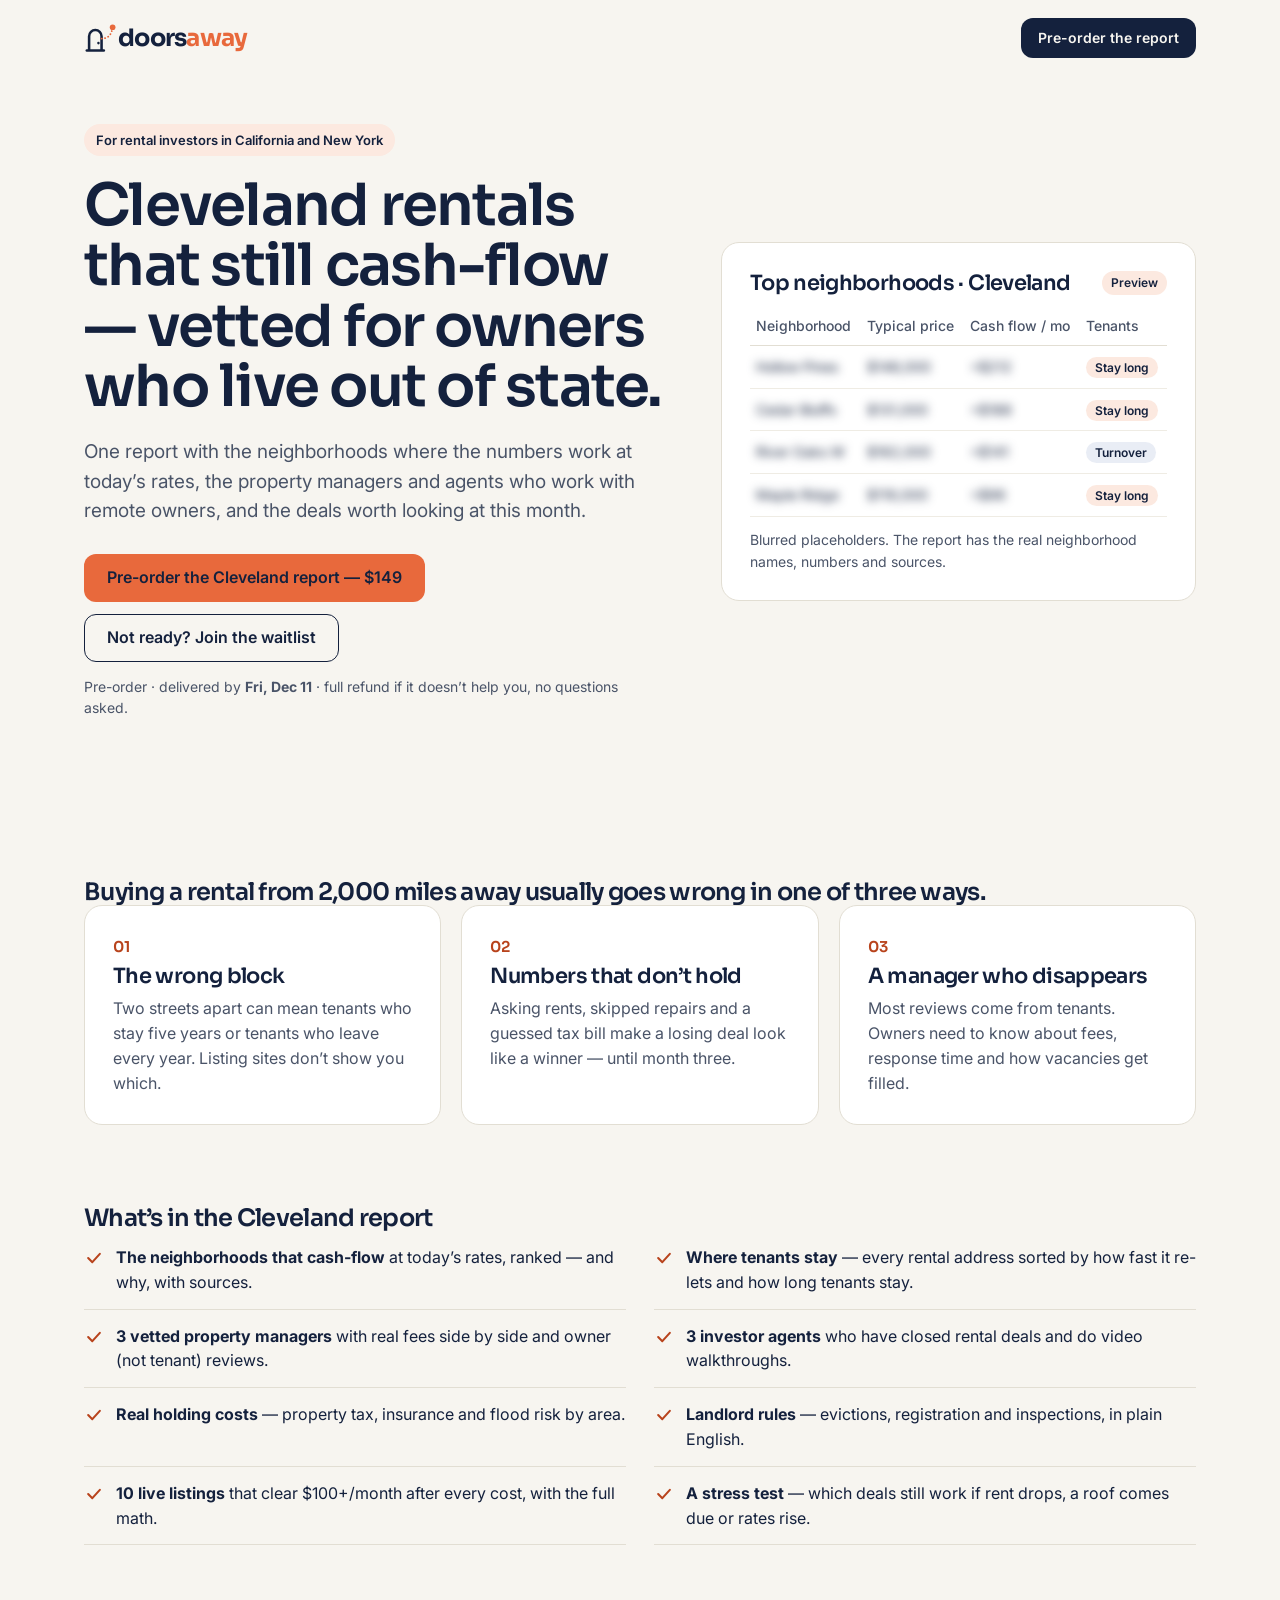
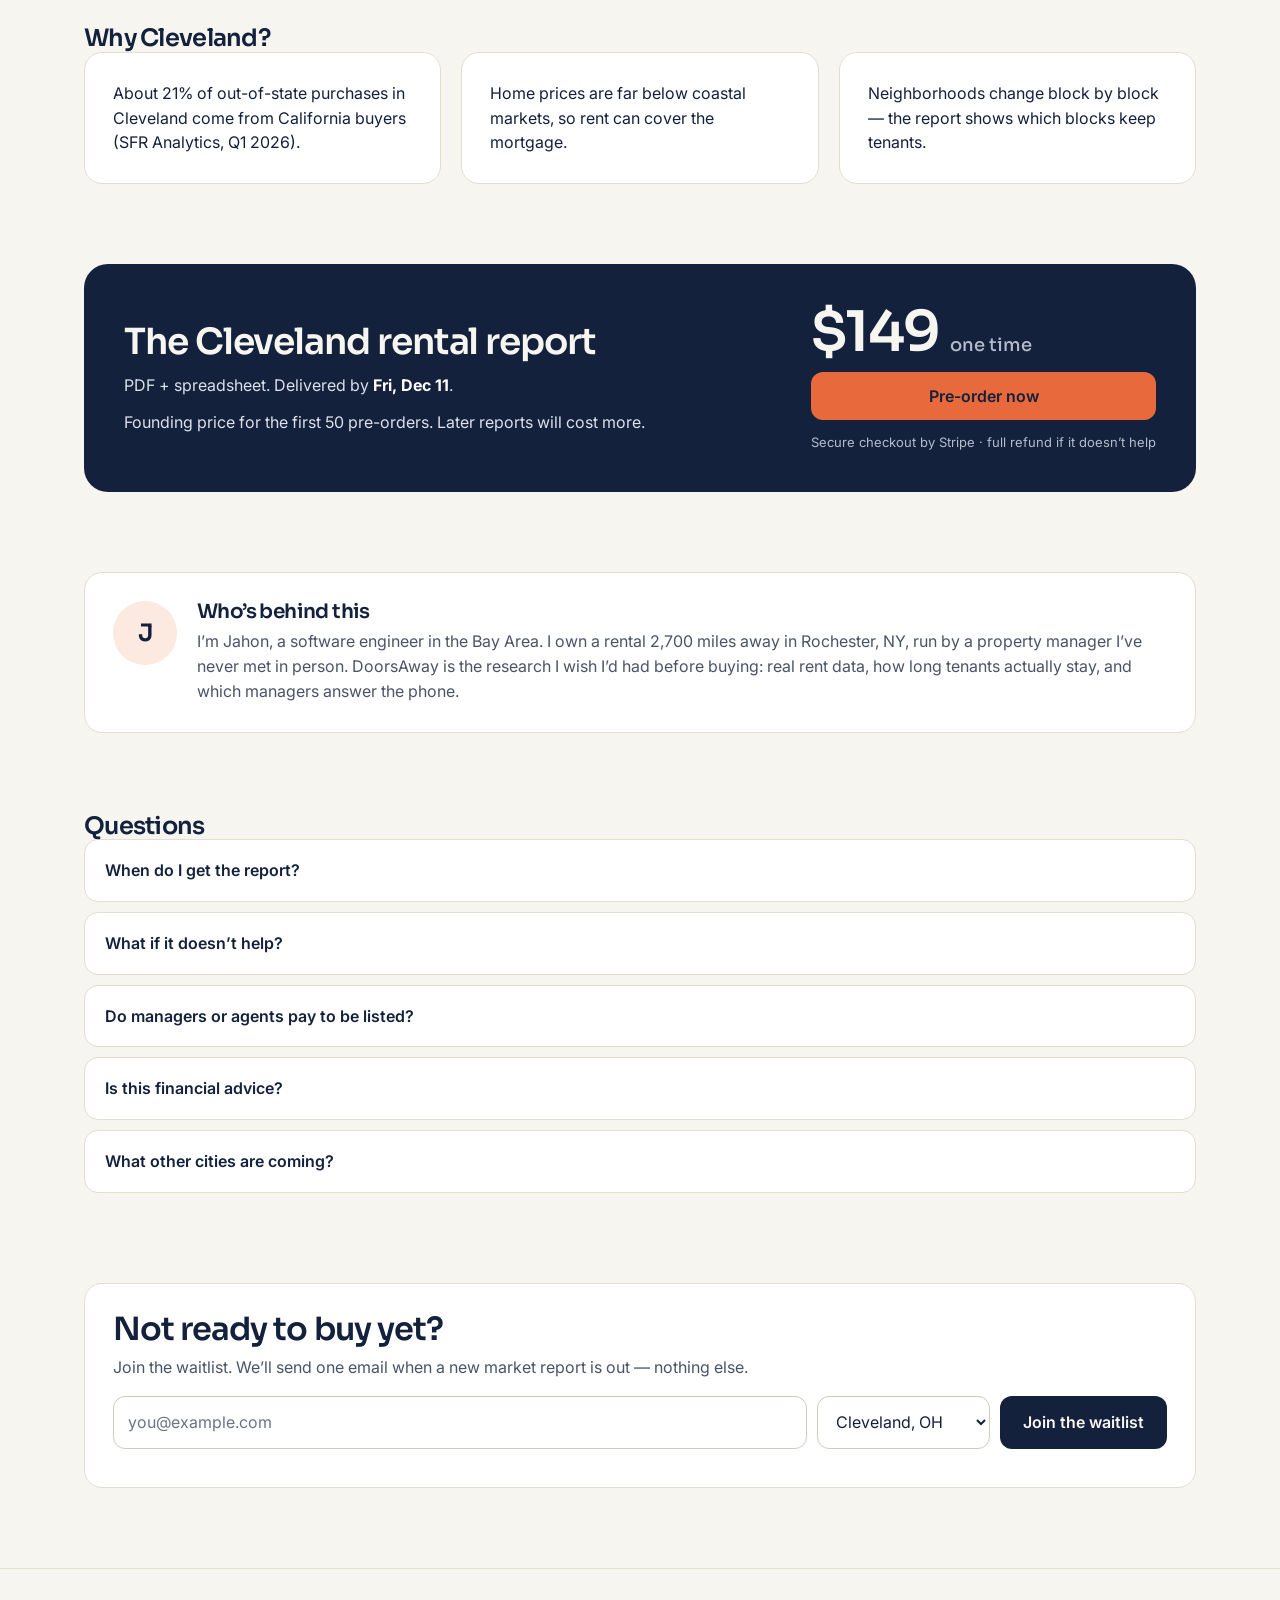
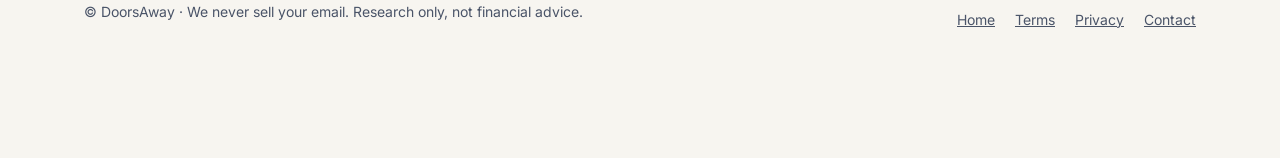
<file: reports/cleveland/index.html>
<!doctype html>
<html lang="en">
<head>
<meta charset="utf-8">
<meta name="viewport" content="width=device-width, initial-scale=1">
<title>Cleveland rental market report for out-of-state investors — DoorsAway</title>
<meta name="description" content="A buyer's report for out-of-state rental investors: the neighborhoods that cash-flow, vetted property managers and agents, landlord rules and live deals.">
<meta name="theme-color" content="#F7F5F0">
<link rel="icon" href="../../assets/logo/favicon.svg" type="image/svg+xml">
<link rel="icon" href="../../favicon.ico" sizes="any">
<link rel="apple-touch-icon" href="../../apple-touch-icon.png">
<link rel="preconnect" href="https://fonts.googleapis.com">
<link rel="preconnect" href="https://fonts.gstatic.com" crossorigin>
<link href="https://fonts.googleapis.com/css2?family=Inter:wght@400;500;600&family=Sora:wght@600;700&display=swap" rel="stylesheet">
<link rel="stylesheet" href="../../assets/css/site.css?v=5">
</head>
<body data-market="cleveland" class="has-sticky">
<a class="skip" href="#sales">Skip to content</a>
<div class="wrap">
  <header class="site-header">
    <a class="logo" href="../../"><img src="../../assets/logo/mark.svg" alt="" width="34" height="34">doors<b>away</b></a>
    <button class="btn btn-primary btn-small" data-buy>Pre-order the report</button>
  </header>
</div>

<!-- ===================== SALES PAGE ===================== -->
<main id="sales">
  <div class="wrap">
    <div class="hero">
      <div>
        <span class="eyebrow">For rental investors in California and New York</span>
        <h1 id="headline"></h1>
        <p class="lede" id="sub"></p>
        <div class="cta-row" style="margin-top:28px">
          <button class="btn btn-accent" data-buy><span>Pre-order the <span data-city></span> report — $<span data-price></span></span></button>
          <a class="btn btn-ghost" href="#waitlist" data-track="waitlist_click">Not ready? Join the waitlist</a>
        </div>
        <p class="fine" style="margin:14px 0 0">Pre-order · delivered by <b data-delivery></b> · full refund if it doesn’t help you, no questions asked.</p>
      </div>
      <div class="card preview" aria-label="Report preview">
        <div class="row-between">
          <h3 style="margin:0">Top neighborhoods · <span data-city></span></h3>
          <span class="tag">Preview</span>
        </div>
        <table>
          <thead><tr><th>Neighborhood</th><th>Typical price</th><th>Cash flow / mo</th><th>Tenants</th></tr></thead>
          <tbody>
            <tr><td class="blur">Hollow Pines</td><td class="blur">$148,000</td><td class="blur">+$212</td><td><span class="tag">Stay long</span></td></tr>
            <tr><td class="blur">Cedar Bluffs</td><td class="blur">$131,000</td><td class="blur">+$188</td><td><span class="tag">Stay long</span></td></tr>
            <tr><td class="blur">River Oaks W</td><td class="blur">$162,000</td><td class="blur">+$141</td><td><span class="tag alt">Turnover</span></td></tr>
            <tr><td class="blur">Maple Ridge</td><td class="blur">$119,000</td><td class="blur">+$96</td><td><span class="tag">Stay long</span></td></tr>
          </tbody>
        </table>
        <p class="fine" style="margin:12px 0 0">Blurred placeholders. The report has the real neighborhood names, numbers and sources.</p>
      </div>
    </div>

    <div class="stats" id="stats"></div>

    <section class="block">
      <h2>Buying a rental from 2,000 miles away usually goes wrong in one of three ways.</h2>
      <div class="grid3">
        <div class="card"><span class="num">01</span><h3>The wrong block</h3><p>Two streets apart can mean tenants who stay five years or tenants who leave every year. Listing sites don’t show you which.</p></div>
        <div class="card"><span class="num">02</span><h3>Numbers that don’t hold</h3><p>Asking rents, skipped repairs and a guessed tax bill make a losing deal look like a winner — until month three.</p></div>
        <div class="card"><span class="num">03</span><h3>A manager who disappears</h3><p>Most reviews come from tenants. Owners need to know about fees, response time and how vacancies get filled.</p></div>
      </div>
    </section>

    <section class="block" style="padding-top:0">
      <h2>What’s in the <span data-city></span> report</h2>
      <ul class="checks">
        <li><svg width="20" height="20" viewBox="0 0 24 24" fill="none" stroke="#B8431C" stroke-width="2.5" stroke-linecap="round" stroke-linejoin="round" aria-hidden="true"><path d="M5 12l5 5 9-10"/></svg><span><b>The neighborhoods that cash-flow</b> at today’s rates, ranked — and why, with sources.</span></li>
        <li><svg width="20" height="20" viewBox="0 0 24 24" fill="none" stroke="#B8431C" stroke-width="2.5" stroke-linecap="round" stroke-linejoin="round" aria-hidden="true"><path d="M5 12l5 5 9-10"/></svg><span><b>Where tenants stay</b> — every rental address sorted by how fast it re-lets and how long tenants stay.</span></li>
        <li><svg width="20" height="20" viewBox="0 0 24 24" fill="none" stroke="#B8431C" stroke-width="2.5" stroke-linecap="round" stroke-linejoin="round" aria-hidden="true"><path d="M5 12l5 5 9-10"/></svg><span><b>3 vetted property managers</b> with real fees side by side and owner (not tenant) reviews.</span></li>
        <li><svg width="20" height="20" viewBox="0 0 24 24" fill="none" stroke="#B8431C" stroke-width="2.5" stroke-linecap="round" stroke-linejoin="round" aria-hidden="true"><path d="M5 12l5 5 9-10"/></svg><span><b>3 investor agents</b> who have closed rental deals and do video walkthroughs.</span></li>
        <li><svg width="20" height="20" viewBox="0 0 24 24" fill="none" stroke="#B8431C" stroke-width="2.5" stroke-linecap="round" stroke-linejoin="round" aria-hidden="true"><path d="M5 12l5 5 9-10"/></svg><span><b>Real holding costs</b> — property tax, insurance and flood risk by area.</span></li>
        <li><svg width="20" height="20" viewBox="0 0 24 24" fill="none" stroke="#B8431C" stroke-width="2.5" stroke-linecap="round" stroke-linejoin="round" aria-hidden="true"><path d="M5 12l5 5 9-10"/></svg><span><b>Landlord rules</b> — evictions, registration and inspections, in plain English.</span></li>
        <li><svg width="20" height="20" viewBox="0 0 24 24" fill="none" stroke="#B8431C" stroke-width="2.5" stroke-linecap="round" stroke-linejoin="round" aria-hidden="true"><path d="M5 12l5 5 9-10"/></svg><span><b>10 live listings</b> that clear $100+/month after every cost, with the full math.</span></li>
        <li><svg width="20" height="20" viewBox="0 0 24 24" fill="none" stroke="#B8431C" stroke-width="2.5" stroke-linecap="round" stroke-linejoin="round" aria-hidden="true"><path d="M5 12l5 5 9-10"/></svg><span><b>A stress test</b> — which deals still work if rent drops, a roof comes due or rates rise.</span></li>
      </ul>
    </section>

    <section class="block" style="padding-top:0">
      <h2>Why <span data-city></span>?</h2>
      <div class="grid3" id="why"></div>
    </section>

    <section class="block" id="buy" style="padding-top:0">
      <div class="dark-card price-card">
        <div>
          <h2 style="font-size:clamp(26px,3.4vw,36px);margin-bottom:12px">The <span data-city></span> rental report</h2>
          <p style="margin:0 0 12px">PDF + spreadsheet. Delivered by <b data-delivery style="color:#fff"></b>.</p>
          <p style="margin:0" id="founding"></p>
        </div>
        <div style="display:flex;flex-direction:column;gap:12px;align-items:stretch;min-width:240px">
          <div class="price">$<span data-price></span> <small>one time</small></div>
          <button class="btn btn-accent" data-buy>Pre-order now</button>
          <span style="font-size:13px;color:var(--on-dark-muted)">Secure checkout by Stripe · full refund if it doesn’t help</span>
        </div>
      </div>
    </section>

    <section class="block" style="padding-top:0">
      <div class="card founder">
        <div class="avatar" aria-hidden="true">J</div>
        <div>
          <h3 style="font-size:20px;margin:0 0 6px">Who’s behind this</h3>
          <p>I’m Jahon, a software engineer in the Bay Area. I own a rental 2,700 miles away in Rochester, NY, run by a property manager I’ve never met in person. DoorsAway is the research I wish I’d had before buying: real rent data, how long tenants actually stay, and which managers answer the phone.</p>
        </div>
      </div>
    </section>

    <section class="block" style="padding-top:0">
      <h2>Questions</h2>
      <details><summary>When do I get the report?</summary><p>This is a pre-order. Your report is delivered by email by <b data-delivery></b>. If we miss that date, you get a full refund automatically.</p></details>
      <details><summary>What if it doesn’t help?</summary><p>Reply to the delivery email within 30 days and we’ll refund you in full. No questions.</p></details>
      <details><summary>Do managers or agents pay to be listed?</summary><p>No. Nobody can pay to appear or to raise their ranking. If we ever earn a referral fee from a partner, we’ll say so next to their name.</p></details>
      <details><summary>Is this financial advice?</summary><p>No. It’s research and data to help you decide. Always confirm with your own inspector, attorney and lender before you buy.</p></details>
      <details><summary>What other cities are coming?</summary><p>The markets our waitlist asks for most. Tell us yours below.</p></details>
    </section>

    <section class="block" id="waitlist" style="padding-top:0">
      <div class="card">
        <h2 style="font-size:clamp(24px,3vw,32px);margin-bottom:8px">Not ready to buy yet?</h2>
        <p style="margin:0">Join the waitlist. We’ll send one email when a new market report is out — nothing else.</p>
        <form class="inline" id="waitlist-form" novalidate>
          <label class="sr-only" for="wl-email">Email</label>
          <input id="wl-email" type="email" name="email" autocomplete="email" placeholder="you@example.com" required>
          <label class="sr-only" for="wl-market">Market you’re interested in</label>
          <select id="wl-market" name="interest">
            <option value="memphis">Memphis, TN</option>
            <option value="cleveland">Cleveland, OH</option>
            <option value="other">Somewhere else</option>
          </select>
          <button class="btn btn-primary" type="submit">Join the waitlist</button>
        </form>
        <p class="msg" id="wl-msg" role="status" aria-live="polite" style="margin-top:10px"></p>
      </div>
    </section>
  </div>
</main>

<!-- ===================== THANK-YOU (after Stripe) ===================== -->
<main id="thanks" hidden>
  <div class="wrap" style="max-width:720px;padding-top:40px;padding-bottom:80px">
    <span class="eyebrow">Pre-order confirmed</span>
    <h1 style="font-size:clamp(32px,5vw,48px);margin:18px 0 12px">Thank you — your <span data-city></span> report is on its way.</h1>
    <p class="lede" style="margin:0 0 28px">It arrives by email by <b data-delivery></b>. Three quick questions so we can tailor it to you:</p>
    <form class="card stack" id="survey-form">
      <div class="field"><label for="s-budget">How much cash could you put into a rental?</label>
        <select id="s-budget" name="budget"><option value="">Choose one</option><option>Under $35k</option><option>$35k–$70k</option><option>$70k–$150k</option><option>More than $150k</option></select></div>
      <div class="field"><label for="s-when">When are you hoping to buy?</label>
        <select id="s-when" name="timeline"><option value="">Choose one</option><option>In the next 3 months</option><option>3–12 months</option><option>Just researching</option></select></div>
      <div class="field"><label for="s-own">How many rentals do you own today?</label>
        <select id="s-own" name="owned"><option value="">Choose one</option><option>None yet</option><option>1–2</option><option>3–10</option><option>More than 10</option></select></div>
      <div class="field"><label for="s-note">Anything specific you want the report to answer? (optional)</label>
        <textarea id="s-note" name="note" rows="3"></textarea></div>
      <label style="display:flex;gap:10px;align-items:flex-start;font-size:15px"><input type="checkbox" name="call_ok" style="width:18px;height:18px;margin-top:3px;accent-color:var(--accent)"> I’m open to a 15-minute call about what I’m looking for.</label>
      <button class="btn btn-accent" type="submit">Send</button>
      <p class="msg" id="s-msg" role="status" aria-live="polite"></p>
    </form>
  </div>
</main>

<footer class="site-footer" style="padding-bottom:120px">
  <div class="wrap">
    <span>© DoorsAway · We never sell your email. Research only, not financial advice.</span>
    <nav aria-label="Footer"><a href="../../">Home</a><a href="../../terms/">Terms</a><a href="../../privacy/">Privacy</a><a href="#" id="contact-link" hidden>Contact</a></nav>
  </div>
</footer>

<div class="sticky-buy" id="sticky">
  <span class="p">$<span data-price></span></span>
  <button class="btn btn-accent" data-buy><span>Pre-order the <span data-city></span> report</span></button>
</div>

<script src="../../assets/js/config.js"></script>
<script src="../../assets/js/reports.js"></script>
</body>
</html>
</file>
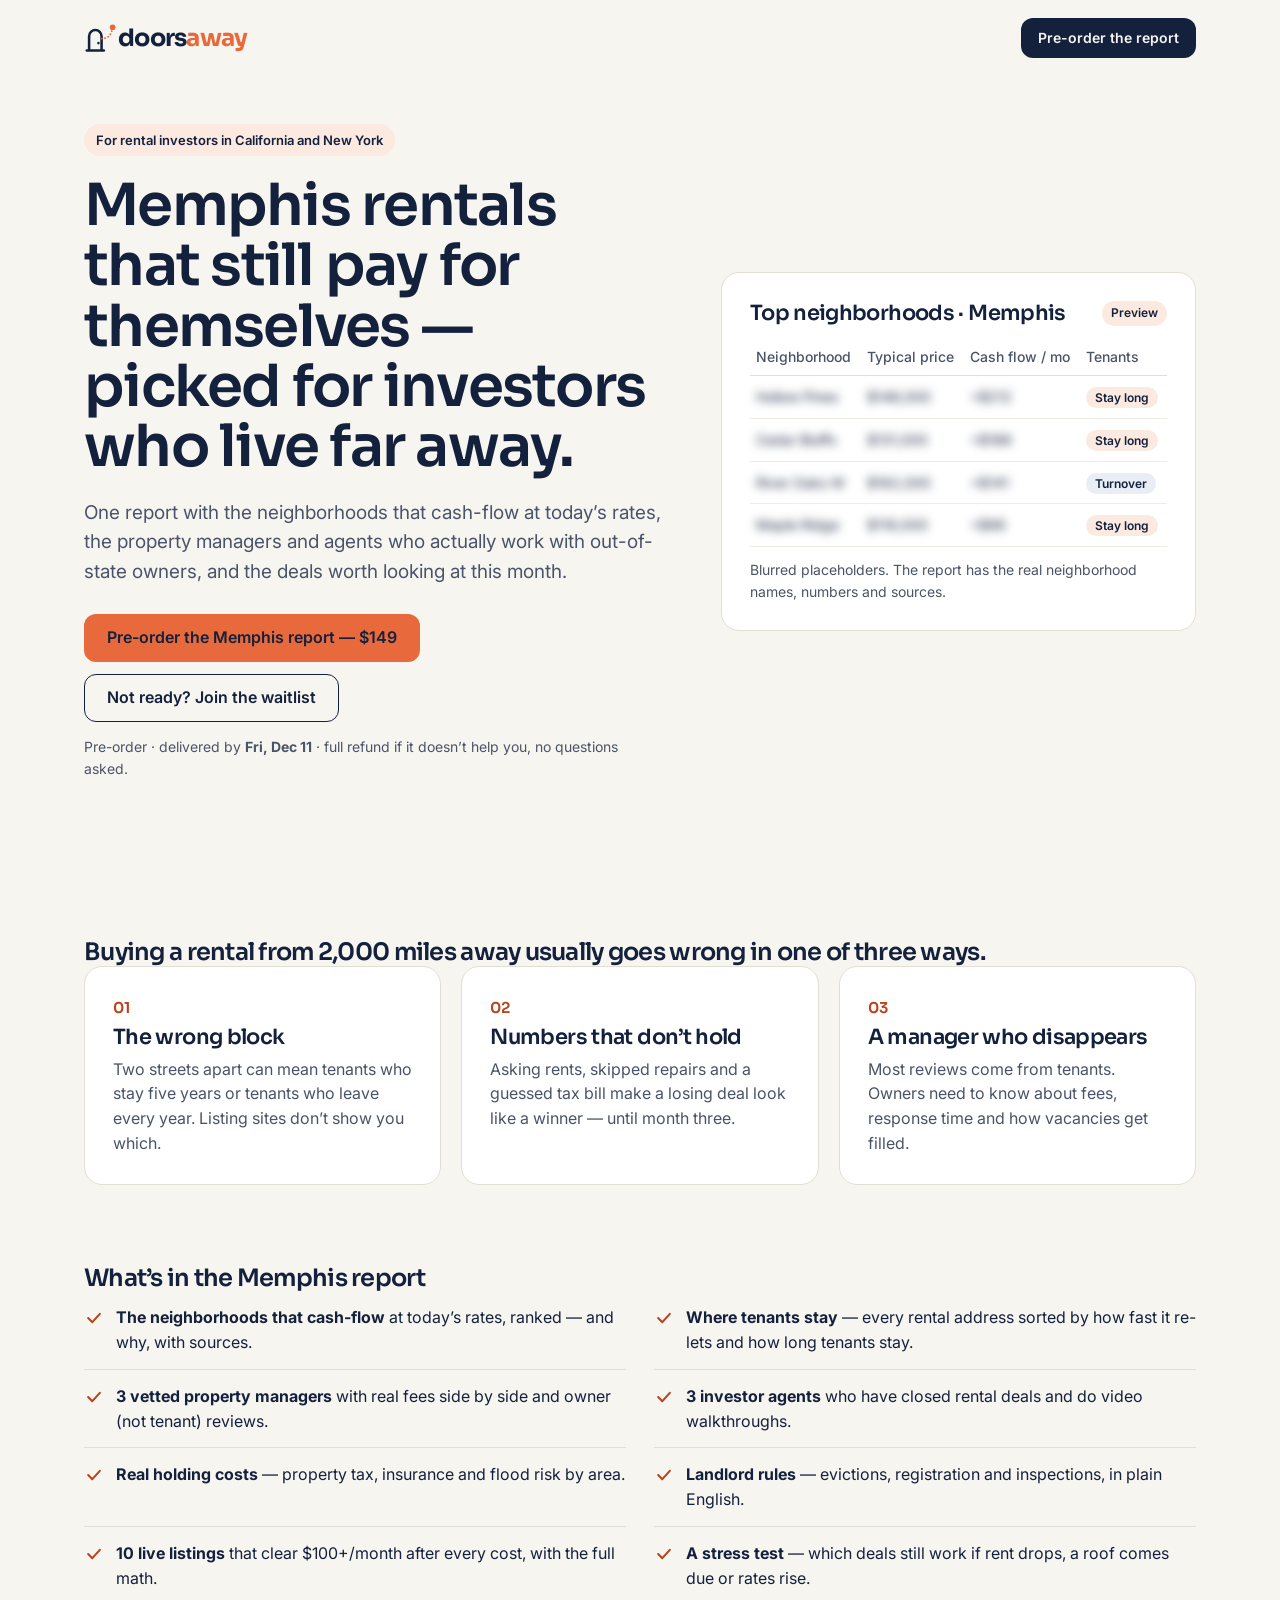
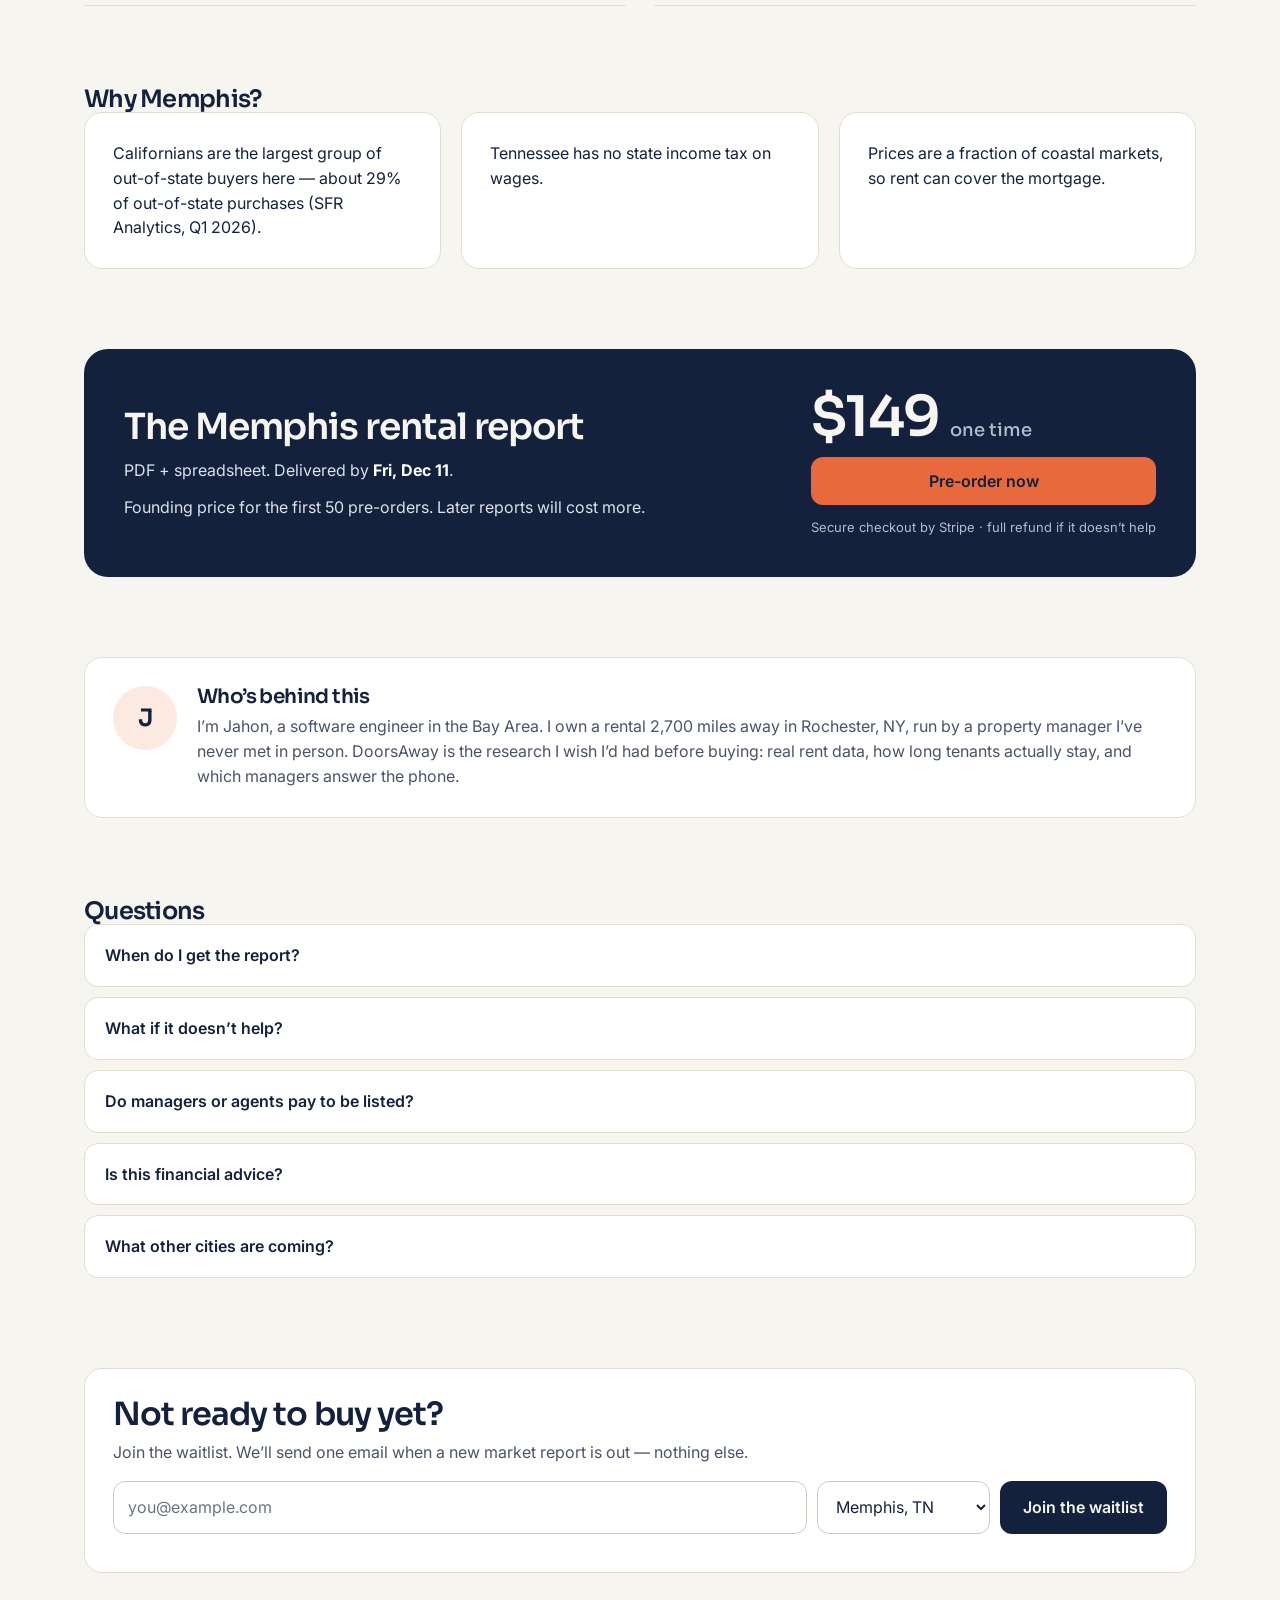
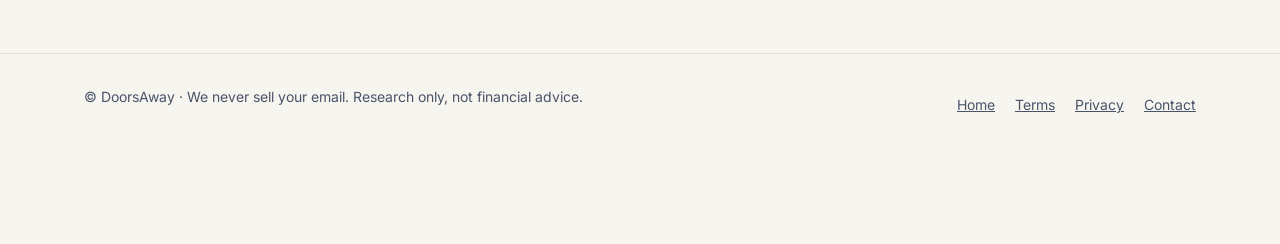
<file: reports/memphis/index.html>
<!doctype html>
<html lang="en">
<head>
<meta charset="utf-8">
<meta name="viewport" content="width=device-width, initial-scale=1">
<title>Memphis rental market report for out-of-state investors — DoorsAway</title>
<meta name="description" content="A buyer's report for out-of-state rental investors: the neighborhoods that cash-flow, vetted property managers and agents, landlord rules and live deals.">
<meta name="theme-color" content="#F7F5F0">
<link rel="icon" href="../../assets/logo/favicon.svg" type="image/svg+xml">
<link rel="icon" href="../../favicon.ico" sizes="any">
<link rel="apple-touch-icon" href="../../apple-touch-icon.png">
<link rel="preconnect" href="https://fonts.googleapis.com">
<link rel="preconnect" href="https://fonts.gstatic.com" crossorigin>
<link href="https://fonts.googleapis.com/css2?family=Inter:wght@400;500;600&family=Sora:wght@600;700&display=swap" rel="stylesheet">
<link rel="stylesheet" href="../../assets/css/site.css?v=5">
</head>
<body data-market="memphis" class="has-sticky">
<a class="skip" href="#sales">Skip to content</a>
<div class="wrap">
  <header class="site-header">
    <a class="logo" href="../../"><img src="../../assets/logo/mark.svg" alt="" width="34" height="34">doors<b>away</b></a>
    <button class="btn btn-primary btn-small" data-buy>Pre-order the report</button>
  </header>
</div>

<!-- ===================== SALES PAGE ===================== -->
<main id="sales">
  <div class="wrap">
    <div class="hero">
      <div>
        <span class="eyebrow">For rental investors in California and New York</span>
        <h1 id="headline"></h1>
        <p class="lede" id="sub"></p>
        <div class="cta-row" style="margin-top:28px">
          <button class="btn btn-accent" data-buy><span>Pre-order the <span data-city></span> report — $<span data-price></span></span></button>
          <a class="btn btn-ghost" href="#waitlist" data-track="waitlist_click">Not ready? Join the waitlist</a>
        </div>
        <p class="fine" style="margin:14px 0 0">Pre-order · delivered by <b data-delivery></b> · full refund if it doesn’t help you, no questions asked.</p>
      </div>
      <div class="card preview" aria-label="Report preview">
        <div class="row-between">
          <h3 style="margin:0">Top neighborhoods · <span data-city></span></h3>
          <span class="tag">Preview</span>
        </div>
        <table>
          <thead><tr><th>Neighborhood</th><th>Typical price</th><th>Cash flow / mo</th><th>Tenants</th></tr></thead>
          <tbody>
            <tr><td class="blur">Hollow Pines</td><td class="blur">$148,000</td><td class="blur">+$212</td><td><span class="tag">Stay long</span></td></tr>
            <tr><td class="blur">Cedar Bluffs</td><td class="blur">$131,000</td><td class="blur">+$188</td><td><span class="tag">Stay long</span></td></tr>
            <tr><td class="blur">River Oaks W</td><td class="blur">$162,000</td><td class="blur">+$141</td><td><span class="tag alt">Turnover</span></td></tr>
            <tr><td class="blur">Maple Ridge</td><td class="blur">$119,000</td><td class="blur">+$96</td><td><span class="tag">Stay long</span></td></tr>
          </tbody>
        </table>
        <p class="fine" style="margin:12px 0 0">Blurred placeholders. The report has the real neighborhood names, numbers and sources.</p>
      </div>
    </div>

    <div class="stats" id="stats"></div>

    <section class="block">
      <h2>Buying a rental from 2,000 miles away usually goes wrong in one of three ways.</h2>
      <div class="grid3">
        <div class="card"><span class="num">01</span><h3>The wrong block</h3><p>Two streets apart can mean tenants who stay five years or tenants who leave every year. Listing sites don’t show you which.</p></div>
        <div class="card"><span class="num">02</span><h3>Numbers that don’t hold</h3><p>Asking rents, skipped repairs and a guessed tax bill make a losing deal look like a winner — until month three.</p></div>
        <div class="card"><span class="num">03</span><h3>A manager who disappears</h3><p>Most reviews come from tenants. Owners need to know about fees, response time and how vacancies get filled.</p></div>
      </div>
    </section>

    <section class="block" style="padding-top:0">
      <h2>What’s in the <span data-city></span> report</h2>
      <ul class="checks">
        <li><svg width="20" height="20" viewBox="0 0 24 24" fill="none" stroke="#B8431C" stroke-width="2.5" stroke-linecap="round" stroke-linejoin="round" aria-hidden="true"><path d="M5 12l5 5 9-10"/></svg><span><b>The neighborhoods that cash-flow</b> at today’s rates, ranked — and why, with sources.</span></li>
        <li><svg width="20" height="20" viewBox="0 0 24 24" fill="none" stroke="#B8431C" stroke-width="2.5" stroke-linecap="round" stroke-linejoin="round" aria-hidden="true"><path d="M5 12l5 5 9-10"/></svg><span><b>Where tenants stay</b> — every rental address sorted by how fast it re-lets and how long tenants stay.</span></li>
        <li><svg width="20" height="20" viewBox="0 0 24 24" fill="none" stroke="#B8431C" stroke-width="2.5" stroke-linecap="round" stroke-linejoin="round" aria-hidden="true"><path d="M5 12l5 5 9-10"/></svg><span><b>3 vetted property managers</b> with real fees side by side and owner (not tenant) reviews.</span></li>
        <li><svg width="20" height="20" viewBox="0 0 24 24" fill="none" stroke="#B8431C" stroke-width="2.5" stroke-linecap="round" stroke-linejoin="round" aria-hidden="true"><path d="M5 12l5 5 9-10"/></svg><span><b>3 investor agents</b> who have closed rental deals and do video walkthroughs.</span></li>
        <li><svg width="20" height="20" viewBox="0 0 24 24" fill="none" stroke="#B8431C" stroke-width="2.5" stroke-linecap="round" stroke-linejoin="round" aria-hidden="true"><path d="M5 12l5 5 9-10"/></svg><span><b>Real holding costs</b> — property tax, insurance and flood risk by area.</span></li>
        <li><svg width="20" height="20" viewBox="0 0 24 24" fill="none" stroke="#B8431C" stroke-width="2.5" stroke-linecap="round" stroke-linejoin="round" aria-hidden="true"><path d="M5 12l5 5 9-10"/></svg><span><b>Landlord rules</b> — evictions, registration and inspections, in plain English.</span></li>
        <li><svg width="20" height="20" viewBox="0 0 24 24" fill="none" stroke="#B8431C" stroke-width="2.5" stroke-linecap="round" stroke-linejoin="round" aria-hidden="true"><path d="M5 12l5 5 9-10"/></svg><span><b>10 live listings</b> that clear $100+/month after every cost, with the full math.</span></li>
        <li><svg width="20" height="20" viewBox="0 0 24 24" fill="none" stroke="#B8431C" stroke-width="2.5" stroke-linecap="round" stroke-linejoin="round" aria-hidden="true"><path d="M5 12l5 5 9-10"/></svg><span><b>A stress test</b> — which deals still work if rent drops, a roof comes due or rates rise.</span></li>
      </ul>
    </section>

    <section class="block" style="padding-top:0">
      <h2>Why <span data-city></span>?</h2>
      <div class="grid3" id="why"></div>
    </section>

    <section class="block" id="buy" style="padding-top:0">
      <div class="dark-card price-card">
        <div>
          <h2 style="font-size:clamp(26px,3.4vw,36px);margin-bottom:12px">The <span data-city></span> rental report</h2>
          <p style="margin:0 0 12px">PDF + spreadsheet. Delivered by <b data-delivery style="color:#fff"></b>.</p>
          <p style="margin:0" id="founding"></p>
        </div>
        <div style="display:flex;flex-direction:column;gap:12px;align-items:stretch;min-width:240px">
          <div class="price">$<span data-price></span> <small>one time</small></div>
          <button class="btn btn-accent" data-buy>Pre-order now</button>
          <span style="font-size:13px;color:var(--on-dark-muted)">Secure checkout by Stripe · full refund if it doesn’t help</span>
        </div>
      </div>
    </section>

    <section class="block" style="padding-top:0">
      <div class="card founder">
        <div class="avatar" aria-hidden="true">J</div>
        <div>
          <h3 style="font-size:20px;margin:0 0 6px">Who’s behind this</h3>
          <p>I’m Jahon, a software engineer in the Bay Area. I own a rental 2,700 miles away in Rochester, NY, run by a property manager I’ve never met in person. DoorsAway is the research I wish I’d had before buying: real rent data, how long tenants actually stay, and which managers answer the phone.</p>
        </div>
      </div>
    </section>

    <section class="block" style="padding-top:0">
      <h2>Questions</h2>
      <details><summary>When do I get the report?</summary><p>This is a pre-order. Your report is delivered by email by <b data-delivery></b>. If we miss that date, you get a full refund automatically.</p></details>
      <details><summary>What if it doesn’t help?</summary><p>Reply to the delivery email within 30 days and we’ll refund you in full. No questions.</p></details>
      <details><summary>Do managers or agents pay to be listed?</summary><p>No. Nobody can pay to appear or to raise their ranking. If we ever earn a referral fee from a partner, we’ll say so next to their name.</p></details>
      <details><summary>Is this financial advice?</summary><p>No. It’s research and data to help you decide. Always confirm with your own inspector, attorney and lender before you buy.</p></details>
      <details><summary>What other cities are coming?</summary><p>The markets our waitlist asks for most. Tell us yours below.</p></details>
    </section>

    <section class="block" id="waitlist" style="padding-top:0">
      <div class="card">
        <h2 style="font-size:clamp(24px,3vw,32px);margin-bottom:8px">Not ready to buy yet?</h2>
        <p style="margin:0">Join the waitlist. We’ll send one email when a new market report is out — nothing else.</p>
        <form class="inline" id="waitlist-form" novalidate>
          <label class="sr-only" for="wl-email">Email</label>
          <input id="wl-email" type="email" name="email" autocomplete="email" placeholder="you@example.com" required>
          <label class="sr-only" for="wl-market">Market you’re interested in</label>
          <select id="wl-market" name="interest">
            <option value="memphis">Memphis, TN</option>
            <option value="cleveland">Cleveland, OH</option>
            <option value="other">Somewhere else</option>
          </select>
          <button class="btn btn-primary" type="submit">Join the waitlist</button>
        </form>
        <p class="msg" id="wl-msg" role="status" aria-live="polite" style="margin-top:10px"></p>
      </div>
    </section>
  </div>
</main>

<!-- ===================== THANK-YOU (after Stripe) ===================== -->
<main id="thanks" hidden>
  <div class="wrap" style="max-width:720px;padding-top:40px;padding-bottom:80px">
    <span class="eyebrow">Pre-order confirmed</span>
    <h1 style="font-size:clamp(32px,5vw,48px);margin:18px 0 12px">Thank you — your <span data-city></span> report is on its way.</h1>
    <p class="lede" style="margin:0 0 28px">It arrives by email by <b data-delivery></b>. Three quick questions so we can tailor it to you:</p>
    <form class="card stack" id="survey-form">
      <div class="field"><label for="s-budget">How much cash could you put into a rental?</label>
        <select id="s-budget" name="budget"><option value="">Choose one</option><option>Under $35k</option><option>$35k–$70k</option><option>$70k–$150k</option><option>More than $150k</option></select></div>
      <div class="field"><label for="s-when">When are you hoping to buy?</label>
        <select id="s-when" name="timeline"><option value="">Choose one</option><option>In the next 3 months</option><option>3–12 months</option><option>Just researching</option></select></div>
      <div class="field"><label for="s-own">How many rentals do you own today?</label>
        <select id="s-own" name="owned"><option value="">Choose one</option><option>None yet</option><option>1–2</option><option>3–10</option><option>More than 10</option></select></div>
      <div class="field"><label for="s-note">Anything specific you want the report to answer? (optional)</label>
        <textarea id="s-note" name="note" rows="3"></textarea></div>
      <label style="display:flex;gap:10px;align-items:flex-start;font-size:15px"><input type="checkbox" name="call_ok" style="width:18px;height:18px;margin-top:3px;accent-color:var(--accent)"> I’m open to a 15-minute call about what I’m looking for.</label>
      <button class="btn btn-accent" type="submit">Send</button>
      <p class="msg" id="s-msg" role="status" aria-live="polite"></p>
    </form>
  </div>
</main>

<footer class="site-footer" style="padding-bottom:120px">
  <div class="wrap">
    <span>© DoorsAway · We never sell your email. Research only, not financial advice.</span>
    <nav aria-label="Footer"><a href="../../">Home</a><a href="../../terms/">Terms</a><a href="../../privacy/">Privacy</a><a href="#" id="contact-link" hidden>Contact</a></nav>
  </div>
</footer>

<div class="sticky-buy" id="sticky">
  <span class="p">$<span data-price></span></span>
  <button class="btn btn-accent" data-buy><span>Pre-order the <span data-city></span> report</span></button>
</div>

<script src="../../assets/js/config.js"></script>
<script src="../../assets/js/reports.js"></script>
</body>
</html>
</file>
<file: assets/css/site.css>
/* DoorsAway: shared styles.
   Palette comes from the logo (navy / cream / orange). Every colour is a token below, so a
   re-skin is a change to :root only. Raw --accent (orange) fails text contrast on cream, so it is
   used for shapes and for text on navy; --accent-text is the AA-safe orange for text on light. */
:root {
  --bg: #F7F5F0;
  --surface: #FFFFFF;
  --ink: #14213D;
  --ink-deep: #0B1426;
  --muted: #4A5468;
  --line: #E2DED3;
  --line-soft: #EFECE4;
  --accent: #E8693C;
  --accent-hover: #D95A2D;
  --accent-text: #B8431C;
  --accent-soft: #FCE9E0;
  --on-dark-muted: #B4BCCB;
  --danger: #A3341F;
  --ok: #1B6B4A;
  --radius: 18px;
  --radius-sm: 12px;
  --font-display: 'Sora', 'Inter', system-ui, sans-serif;
  --font-body: 'Inter', system-ui, -apple-system, 'Segoe UI', sans-serif;
}

* { box-sizing: border-box; }
html { -webkit-text-size-adjust: 100%; scroll-behavior: smooth; }
body { margin: 0; background: var(--bg); color: var(--ink); font-family: var(--font-body); font-size: 16px; line-height: 1.55; -webkit-font-smoothing: antialiased; }
img, svg { max-width: 100%; }
a { color: var(--accent-text); }
a:hover { color: var(--ink); }
h1, h2, h3 { font-family: var(--font-display); letter-spacing: -0.03em; line-height: 1.1; margin: 0; font-weight: 600; }
:focus-visible { outline: 3px solid var(--accent); outline-offset: 2px; border-radius: 6px; }
.skip { position: absolute; left: -999px; top: 8px; background: var(--ink); color: var(--bg); padding: 10px 14px; border-radius: 8px; z-index: 50; }
.skip:focus { left: 8px; }
[hidden], .hidden { display: none !important; }
.sr-only { position: absolute; width: 1px; height: 1px; overflow: hidden; clip: rect(0 0 0 0); white-space: nowrap; }

.wrap { max-width: 1160px; margin: 0 auto; padding: 0 24px; }

/* ---------- logo ---------- */
.logo { display: inline-flex; align-items: center; text-decoration: none; color: var(--ink); font-family: var(--font-display); font-weight: 700; font-size: 24px; letter-spacing: -0.03em; line-height: 1; }
.logo img { width: 34px; height: 34px; display: block; margin-right: 0; }
.logo b { font-weight: 700; color: var(--accent); }
.logo.on-dark { color: var(--bg); }

/* ---------- header ---------- */
.site-header { display: flex; flex-wrap: wrap; align-items: center; justify-content: space-between; gap: 12px 16px; padding: 18px 0; }
.nav { display: flex; flex-wrap: wrap; align-items: center; gap: 2px; font-size: 15px; }
.nav a { color: var(--ink); text-decoration: none; padding: 12px; border-radius: 10px; }
.nav a:hover { background: var(--line-soft); }
.nav a.btn { padding: 11px 18px; margin-left: 6px; }
.nav a.btn-primary { color: var(--bg); }
.nav a.btn:hover { background: var(--ink-deep); color: var(--bg); }

/* ---------- buttons ---------- */
.btn { display: inline-flex; align-items: center; justify-content: center; gap: 10px; min-height: 48px; padding: 13px 22px; border-radius: var(--radius-sm); border: 1.5px solid transparent; font: inherit; font-weight: 600; font-size: 16px; line-height: 1.2; cursor: pointer; text-decoration: none; transition: background .15s, border-color .15s, color .15s; }
.btn-primary { background: var(--ink); color: var(--bg); }
.btn-primary:hover { background: var(--ink-deep); color: var(--bg); }
.btn-accent { background: var(--accent); color: var(--ink); }
.btn-accent:hover { background: var(--accent-hover); color: var(--ink); }
.btn-ghost { background: transparent; color: var(--ink); border-color: var(--ink); }
.btn-ghost:hover { background: var(--ink); color: var(--bg); }
.btn-light { background: var(--bg); color: var(--ink); }
.btn-light:hover { background: #fff; color: var(--ink); }
.btn-google { background: var(--surface); color: var(--ink); border-color: #D2CEC2; width: 100%; }
.btn-google:hover { background: #FBFAF7; border-color: var(--ink); color: var(--ink); }
.btn-small { min-height: 40px; padding: 9px 16px; font-size: 14px; }
.btn-block { width: 100%; }
.btn[disabled], .btn[aria-busy="true"] { opacity: .65; cursor: progress; }
.link-btn { font: inherit; color: var(--accent-text); background: none; border: 0; padding: 8px 0; cursor: pointer; text-decoration: underline; }
.link-btn:hover { color: var(--ink); }
.link-btn[disabled] { color: var(--muted); cursor: default; text-decoration: none; }

/* ---------- type helpers ---------- */
.eyebrow { display: inline-block; font-size: 13px; font-weight: 600; color: var(--ink); background: var(--accent-soft); padding: 6px 12px; border-radius: 999px; }
.kicker { font-size: 13px; font-weight: 600; letter-spacing: .06em; text-transform: uppercase; color: var(--muted); }
.lede { font-size: 19px; line-height: 1.55; color: var(--muted); max-width: 580px; margin: 0; }
.fine { font-size: 14px; color: var(--muted); }
.tag { font-size: 12px; font-weight: 600; padding: 3px 9px; border-radius: 999px; background: var(--accent-soft); color: var(--ink); }
.tag.alt { background: #E9EDF5; }

/* ---------- cards / grids ---------- */
.card { background: var(--surface); border: 1px solid var(--line); border-radius: var(--radius); padding: 28px; }
.card h3 { font-size: 21px; margin: 6px 0 8px; }
.card p { margin: 0; color: var(--muted); }
.grid3 { display: grid; grid-template-columns: repeat(3, minmax(0, 1fr)); gap: 20px; }
.grid2 { display: grid; grid-template-columns: repeat(2, minmax(0, 1fr)); gap: 20px; }
.num { font-family: var(--font-display); font-weight: 600; color: var(--accent-text); font-size: 15px; }
section.block { padding: 80px 0; }
section.block > .wrap > h2, .section-title { font-size: clamp(28px, 3.6vw, 40px); max-width: 720px; margin-bottom: 32px; }

/* ---------- hero ---------- */
.hero { display: grid; grid-template-columns: 1.1fr .9fr; gap: 56px; align-items: center; padding-top: 48px; padding-bottom: 80px; } /* longhand on purpose: the shorthand would wipe .wrap's side gutter */
.hero h1 { font-size: clamp(36px, 5vw, 58px); margin: 20px 0; line-height: 1.04; }
.hero .lede { margin-bottom: 28px; }
.cta-row { display: flex; flex-wrap: wrap; gap: 12px; align-items: center; }
.preview table { width: 100%; border-collapse: collapse; font-size: 14px; margin-top: 12px; }
.preview th { text-align: left; color: var(--muted); font-weight: 500; padding: 8px 6px; border-bottom: 1px solid var(--line); }
.preview td { padding: 10px 6px; border-bottom: 1px solid var(--line-soft); }
.blur { filter: blur(5px); user-select: none; }

.strip { background: var(--surface); border-top: 1px solid var(--line); border-bottom: 1px solid var(--line); }
.strip .wrap { padding-top: 28px; padding-bottom: 28px; display: grid; grid-template-columns: repeat(auto-fit, minmax(220px, 1fr)); gap: 24px; }
.strip b { display: block; font-family: var(--font-display); font-size: 21px; font-weight: 600; letter-spacing: -0.02em; }
.strip span { font-size: 14px; color: var(--muted); }

.city-card { display: flex; flex-direction: column; gap: 12px; text-decoration: none; color: var(--ink); transition: border-color .15s, transform .15s; }
.city-card:hover { border-color: var(--ink); color: var(--ink); transform: translateY(-2px); }
.city-card .go { margin-top: auto; padding-top: 10px; font-weight: 600; color: var(--accent-text); }
.city-card h3 { font-size: 28px; }

.band { background: var(--ink); color: var(--bg); }
.band .lede { color: var(--on-dark-muted); }
.band a { color: #F4A07F; }
.facts { background: var(--accent-soft); border-radius: 24px; padding: 48px; display: flex; flex-wrap: wrap; align-items: center; justify-content: space-between; gap: 24px; }
.facts h2 { font-size: 32px; margin-bottom: 8px; }
.facts p { margin: 0; max-width: 620px; color: var(--ink); }

.site-footer { border-top: 1px solid var(--line); padding: 32px 0 48px; color: var(--muted); font-size: 14px; }
.site-footer .wrap { display: flex; flex-wrap: wrap; justify-content: space-between; gap: 16px; }
.site-footer nav { display: flex; gap: 20px; flex-wrap: wrap; }
.site-footer a { color: var(--muted); padding: 8px 0; }
.site-footer a:hover { color: var(--ink); }

/* ---------- forms ---------- */
.field { display: flex; flex-direction: column; gap: 6px; }
.field label, label.lbl { font-size: 14px; font-weight: 500; }
input[type=email], input[type=password], input[type=text], select, textarea { font: inherit; font-size: 16px; padding: 13px 14px; border-radius: var(--radius-sm); border: 1.5px solid #CFCABD; background: #fff; color: var(--ink); min-height: 50px; width: 100%; }
input::placeholder { color: #6B7385; }
input:focus-visible, select:focus-visible, textarea:focus-visible { outline: 3px solid var(--accent); outline-offset: 1px; border-color: var(--ink); }
input[aria-invalid="true"] { border-color: var(--danger); }
.pw-wrap { position: relative; }
.pw-wrap input { padding-right: 76px; }
.pw-toggle { position: absolute; right: 6px; top: 50%; transform: translateY(-50%); min-height: 38px; padding: 0 12px; border: 0; background: none; font: inherit; font-size: 14px; font-weight: 600; color: var(--accent-text); cursor: pointer; border-radius: 8px; }
.pw-toggle:hover { color: var(--ink); background: var(--line-soft); }
.field-msg { font-size: 14px; color: var(--danger); margin: 0; }
.hint { font-size: 13px; color: var(--muted); margin: 0; }
.msg { font-size: 14px; margin: 0; }
.msg.ok { color: var(--ok); }
.msg.err { color: var(--danger); }
.notice { border-radius: var(--radius-sm); padding: 14px 16px; font-size: 15px; line-height: 1.5; }
.notice.ok { background: #E4F1EA; color: #12452F; }
.notice.err { background: #FBE7E2; color: #7A2412; }
.notice.info { background: #E9EDF5; color: var(--ink); }
.divider { display: flex; align-items: center; gap: 12px; font-size: 13px; color: var(--muted); }
.divider::before, .divider::after { content: ''; flex: 1; height: 1px; background: var(--line); }
.stack { display: flex; flex-direction: column; gap: 20px; }
.row-between { display: flex; justify-content: space-between; align-items: center; gap: 12px; flex-wrap: wrap; }
.code-input { font-family: ui-monospace, 'SF Mono', Menlo, monospace; font-size: 26px; letter-spacing: .22em; text-align: center; text-transform: uppercase; }

/* ---------- auth layout (split screen, like the Signup mockup) ---------- */
.auth { min-height: 100vh; display: flex; flex-wrap: wrap; }
.auth-aside { flex: 1 1 420px; background: var(--ink); color: var(--bg); padding: 48px; display: flex; flex-direction: column; gap: 32px; }
.auth-aside .pitch { margin-top: auto; display: flex; flex-direction: column; gap: 20px; max-width: 460px; }
.auth-aside h1 { font-size: 40px; line-height: 1.1; }
.auth-aside ul { list-style: none; margin: 0; padding: 0; }
.auth-aside li { display: flex; gap: 12px; align-items: flex-start; padding: 14px 0; border-bottom: 1px solid #2B3855; font-size: 15px; color: #DCE1EA; }
.auth-aside li svg { flex: none; margin-top: 3px; }
.auth-aside p { margin: 0; font-size: 14px; color: var(--on-dark-muted); }
.auth-main { flex: 1 1 480px; display: flex; align-items: center; justify-content: center; padding: 48px 24px; }
.auth-card { width: 100%; max-width: 410px; display: flex; flex-direction: column; gap: 22px; }
.auth-card h2 { font-size: 30px; }
.auth-card .sub { margin: 6px 0 0; color: var(--muted); font-size: 15px; }
.mobile-logo { display: none; }

/* ---------- report landing pages ---------- */
.price { font-family: var(--font-display); font-size: 56px; font-weight: 600; line-height: 1; letter-spacing: -0.03em; }
.price small { font-size: 18px; color: var(--on-dark-muted); font-weight: 500; letter-spacing: 0; }
.stats { display: grid; grid-template-columns: repeat(auto-fit, minmax(180px, 1fr)); gap: 16px; padding: 24px 0; border-top: 1px solid var(--line); border-bottom: 1px solid var(--line); }
.stat b { display: block; font-family: var(--font-display); font-size: 26px; }
.stat span { font-size: 14px; color: var(--muted); }
ul.checks { list-style: none; margin: 0; padding: 0; display: grid; grid-template-columns: repeat(2, minmax(0, 1fr)); gap: 0 28px; }
ul.checks li { display: flex; gap: 12px; padding: 14px 0; border-bottom: 1px solid var(--line); }
ul.checks svg { flex: none; margin-top: 3px; }
.dark-card { background: var(--ink); color: var(--bg); border-radius: 24px; padding: 40px; }
.dark-card p { color: #DCE1EA; }
.price-card { display: grid; grid-template-columns: 1fr auto; gap: 24px; align-items: center; }
details { background: var(--surface); border: 1px solid var(--line); border-radius: 14px; padding: 0 20px; margin-bottom: 10px; }
summary { cursor: pointer; font-weight: 600; padding: 18px 0; list-style: none; }
summary::-webkit-details-marker { display: none; }
details p { margin: 0 0 18px; color: var(--muted); }
form.inline { display: flex; flex-wrap: wrap; gap: 10px; margin-top: 16px; }
form.inline input[type=email] { flex: 1 1 240px; width: auto; }
form.inline select { width: auto; }
.founder { display: flex; gap: 20px; align-items: flex-start; }
.avatar { width: 64px; height: 64px; border-radius: 999px; background: var(--accent-soft); color: var(--ink); display: flex; align-items: center; justify-content: center; font-family: var(--font-display); font-weight: 600; font-size: 24px; flex: none; }
.sticky-buy { position: fixed; left: 0; right: 0; bottom: 0; padding: 12px 16px calc(12px + env(safe-area-inset-bottom)); background: rgba(255,255,255,.97); border-top: 1px solid var(--line); display: none; align-items: center; justify-content: space-between; gap: 12px; z-index: 10; }
.sticky-buy .btn { flex: 1; }
.sticky-buy .p { font-family: var(--font-display); font-weight: 600; font-size: 20px; }
.toast { position: fixed; left: 50%; bottom: 96px; transform: translateX(-50%); max-width: min(520px, calc(100% - 32px)); background: var(--ink); color: var(--bg); padding: 14px 18px; border-radius: 12px; font-size: 15px; line-height: 1.45; box-shadow: 0 8px 24px rgba(11,20,38,.25); z-index: 20; }

/* ---------- account ---------- */
.account-card { max-width: 520px; margin: 0 auto; }

@media (max-width: 860px) {
  /* minmax(0, 1fr), not 1fr: a bare 1fr can't shrink below its content, so a wide table pushed the page past the screen */
  .hero, .grid3, .grid2, .price-card { grid-template-columns: minmax(0, 1fr); }
  ul.checks { grid-template-columns: minmax(0, 1fr); }
  .preview { padding: 20px 16px; overflow-x: auto; }
  .preview table { font-size: 13px; }
  .preview th, .preview td { padding: 8px 4px; }
  .hero { padding-top: 16px; padding-bottom: 48px; gap: 28px; }
  section.block { padding: 52px 0; }
  .dark-card { padding: 28px 22px; }
  .facts { padding: 32px 24px; }
  .auth-aside { display: none; }
  .mobile-logo { display: flex; }
  .auth-main { align-items: flex-start; flex-direction: column; gap: 32px; padding-top: 28px; }
  .sticky-buy { display: flex; }
  .site-header .nav .hide-sm { display: none; }
  /* keep the logo and the sign-in buttons on one row */
  .site-header { gap: 8px 12px; }
  .site-header .nav { flex-wrap: nowrap; }
  .nav a { padding: 10px 8px; }
  .nav a.btn { padding: 10px 14px; margin-left: 2px; }
  .tag { white-space: nowrap; }
  body.has-sticky { padding-bottom: 76px; }
}
@media (prefers-reduced-motion: reduce) { * { transition: none !important; scroll-behavior: auto !important; } }
</file>
